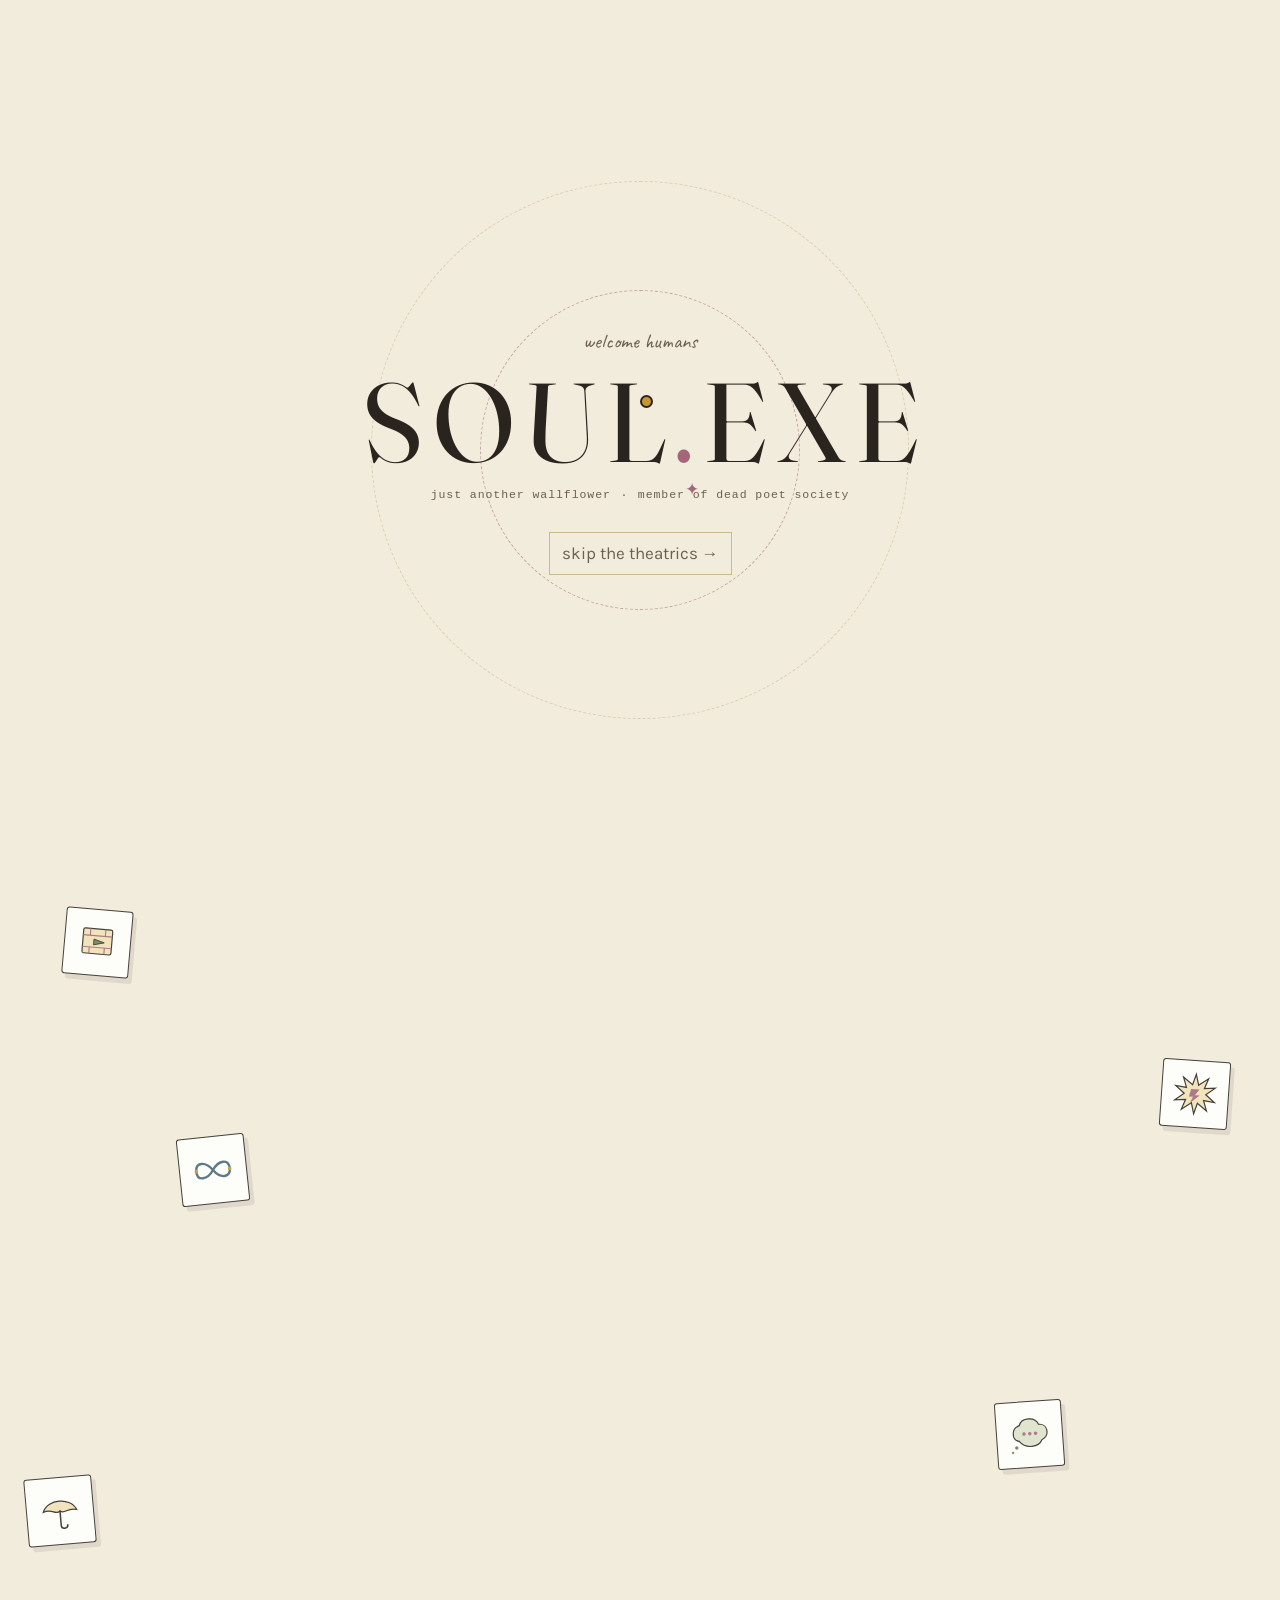
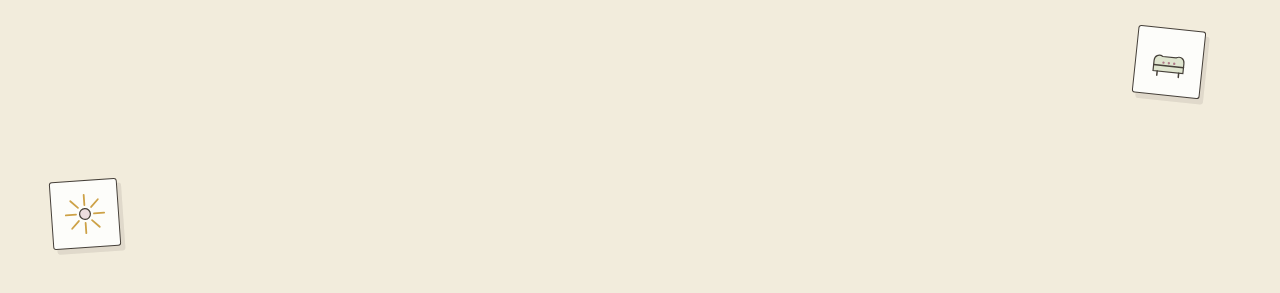
<file: index.html>
<!DOCTYPE html>
<html lang="en">
<head>
<meta charset="UTF-8">
<meta name="viewport" content="width=device-width, initial-scale=1.0">
<title>Rikitoism: story worth telling</title>
<meta name="description" content="A constantly evolving collection of thoughts, drawings, experiments, memories, interests, unfinished ideas, and questionable decisions.">
<link rel="icon" href="data:image/svg+xml,%3Csvg xmlns='http://www.w3.org/2000/svg' viewBox='0 0 100 100'%3E%3Ccircle cx='50' cy='50' r='45' fill='%23c8952f'/%3E%3C/svg%3E">
<link rel="stylesheet" href="css/style.css">
</head>
<body>
<a class="skip-link" href="#main">Skip to content</a>

<header class="site-header">
  <a href="./" class="brand"><span class="dot"></span>Rikitoism <small>· story worth telling</small></a>
  <nav class="site-nav" aria-label="Main">
    <a href="./" class="active">home</a>
    <a href="me">me</a>
    <a href="journal">journal</a>
    <a href="memories">memories</a>
    <a href="influences">influences</a>
    <a href="creations">creations</a>
    <a href="archive">archive</a>
  </nav>
</header>
<main id="main" class="page">

  <div class="doodle-layer" aria-hidden="true">
    <div class="doodle-sticker doodle-telescope">
      <svg viewBox="0 0 80 80" role="img" aria-label="telescope doodle">
        <circle cx="61" cy="17" r="4" fill="var(--mustard)"/>
        <circle cx="16" cy="21" r="2.5" fill="var(--rose)"/>
        <path d="M19 28 L54 18 L60 34 L25 44 Z" fill="var(--denim-soft)" stroke="var(--ink)" stroke-width="2"/>
        <path d="M31 42 L25 65 M48 35 L57 65 M22 65 H62" fill="none" stroke="var(--ink)" stroke-width="2.5" stroke-linecap="round"/>
      </svg>
    </div>
    <div class="doodle-sticker doodle-atom">
      <svg viewBox="0 0 80 80" role="img" aria-label="atom doodle">
        <ellipse cx="40" cy="40" rx="30" ry="12" fill="none" stroke="var(--denim)" stroke-width="2" transform="rotate(28 40 40)"/>
        <ellipse cx="40" cy="40" rx="30" ry="12" fill="none" stroke="var(--rose)" stroke-width="2" transform="rotate(-28 40 40)"/>
        <circle cx="40" cy="40" r="7" fill="var(--mustard-soft)" stroke="var(--ink)" stroke-width="2"/>
        <circle cx="18" cy="26" r="3" fill="var(--mustard)"/><circle cx="62" cy="54" r="3" fill="var(--sage)"/>
      </svg>
    </div>
    <div class="doodle-sticker doodle-film">
      <svg viewBox="0 0 80 80" role="img" aria-label="animation film doodle">
        <rect x="15" y="17" width="50" height="43" rx="3" fill="var(--mustard-soft)" stroke="var(--ink)" stroke-width="2"/>
        <path d="M15 29 H65 M15 49 H65 M27 17 V29 M53 17 V29 M27 49 V60 M53 49 V60" fill="none" stroke="var(--rose)" stroke-width="2"/>
        <path d="M34 35 L52 40 L34 45 Z" fill="var(--sage)" stroke="var(--ink)" stroke-width="1.5"/>
      </svg>
    </div>
    <div class="doodle-sticker doodle-thought">
      <svg viewBox="0 0 80 80" role="img" aria-label="thought bubble doodle">
        <path d="M22 51 C9 48 9 28 24 24 C28 10 52 10 57 24 C73 23 76 45 61 51 C55 64 32 65 22 51 Z" fill="var(--sage-soft)" stroke="var(--ink)" stroke-width="2"/>
        <circle cx="31" cy="39" r="3" fill="var(--rose)"/><circle cx="41" cy="39" r="3" fill="var(--rose)"/><circle cx="51" cy="39" r="3" fill="var(--rose)"/>
        <circle cx="17" cy="62" r="3" fill="var(--sage)"/><circle cx="10" cy="70" r="2" fill="var(--sage)"/>
      </svg>
    </div>
    <div class="doodle-sticker doodle-brain">
      <svg viewBox="0 0 80 80" role="img" aria-label="psychology brain doodle">
        <path d="M39 20 C31 10 16 16 18 29 C7 31 10 48 21 49 C20 62 35 65 41 54 C48 65 64 59 59 48 C71 43 67 28 57 28 C57 17 46 14 39 20 Z" fill="var(--rose-soft)" stroke="var(--ink)" stroke-width="2"/>
        <path d="M39 21 V54 M29 25 C36 29 29 35 36 39 M50 24 C43 30 52 34 44 40 M23 43 C29 40 30 48 36 47 M53 44 C48 41 48 50 43 51" fill="none" stroke="var(--rose)" stroke-width="2" stroke-linecap="round"/>
      </svg>
    </div>
    <div class="doodle-sticker doodle-philosophy">
      <svg viewBox="0 0 80 80" role="img" aria-label="philosophy infinity doodle">
        <path d="M12 40 C12 24 29 24 40 40 C51 56 68 56 68 40 C68 24 51 24 40 40 C29 56 12 56 12 40 Z" fill="none" stroke="var(--denim)" stroke-width="4" stroke-linecap="round"/>
        <circle cx="12" cy="40" r="3" fill="var(--mustard)"/><circle cx="68" cy="40" r="3" fill="var(--mustard)"/>
      </svg>
    </div>
    <div class="doodle-sticker doodle-sheldon">
      <svg viewBox="0 0 80 80" role="img" aria-label="Sheldon energy comic burst doodle">
        <path d="M40 7 L45 25 L61 13 L55 30 L73 28 L58 40 L73 52 L55 50 L61 67 L45 55 L40 73 L35 55 L19 67 L25 50 L7 52 L22 40 L7 28 L25 30 L19 13 L35 25 Z" fill="var(--mustard-soft)" stroke="var(--ink)" stroke-width="2"/>
        <path d="M33 32 L47 32 L40 42 L48 42 L32 56 L37 45 L30 45 Z" fill="var(--rose)"/>
      </svg>
    </div>
    <div class="doodle-sticker doodle-himym">
      <svg viewBox="0 0 80 80" role="img" aria-label="yellow umbrella doodle">
        <path d="M12 40 C20 18 60 18 68 40 C53 34 48 47 40 40 C32 47 27 34 12 40 Z" fill="var(--mustard-soft)" stroke="var(--ink)" stroke-width="2"/>
        <path d="M40 40 V64 C40 71 51 71 51 64" fill="none" stroke="var(--ink)" stroke-width="2.5" stroke-linecap="round"/>
      </svg>
    </div>
    <div class="doodle-sticker doodle-friends">
      <svg viewBox="0 0 80 80" role="img" aria-label="friends sofa doodle">
        <path d="M15 40 C15 32 22 28 29 32 H51 C58 28 65 32 65 40 V57 H15 Z" fill="var(--sage-soft)" stroke="var(--ink)" stroke-width="2"/>
        <path d="M15 47 H65 M22 57 V64 M58 57 V64" fill="none" stroke="var(--ink)" stroke-width="2.5" stroke-linecap="round"/>
        <circle cx="31" cy="42" r="2" fill="var(--rose)"/><circle cx="40" cy="42" r="2" fill="var(--rose)"/><circle cx="49" cy="42" r="2" fill="var(--rose)"/>
      </svg>
    </div>
    <div class="doodle-sticker doodle-bigbang">
      <svg viewBox="0 0 80 80" role="img" aria-label="big bang starburst doodle">
        <circle cx="40" cy="40" r="9" fill="var(--rose-soft)" stroke="var(--ink)" stroke-width="2"/>
        <path d="M40 8 V25 M40 55 V72 M8 40 H25 M55 40 H72 M17 17 L29 29 M51 51 L63 63 M63 17 L51 29 M29 51 L17 63" stroke="var(--mustard)" stroke-width="3" stroke-linecap="round"/>
      </svg>
    </div>
  </div>

  <section class="hero">
    <div class="hero-copy">
      <p class="eyebrow-tag"></p>
      <h1 class="hero-title"></h1>
      <h1 class="hero-subtitle"></h1>
      <p class="hero-sub"></p>
      <ul class="compass"></ul>
      <a href="me" class="btn"></a>
    </div>

    <div class="hero-right">
      <div class="universe">
        <div class="universe-label label-top">PERSONAL UNIVERSE / 001</div>

        <div class="planetary-system">
          <div class="orbit orbit-outer"></div>
          <div class="orbit orbit-large">
            <a href="creations" class="orbit-object orbit-projects" aria-label="Creations" title="Creations">
              <span class="orbit-icon" aria-hidden="true">⌁</span>
            </a>
          </div>
          <div class="orbit orbit-medium">
            <a href="journal" class="orbit-object orbit-journal" aria-label="Journal" title="Journal">
              <span class="orbit-icon" aria-hidden="true">✎</span>
            </a>
          </div>
          <div class="orbit orbit-small">
            <a href="memories" class="orbit-object orbit-memories" aria-label="Memories" title="Memories">
              <span class="orbit-icon" aria-hidden="true">♡</span>
            </a>
          </div>
          <div class="orbit orbit-inner">
            <a href="influences" class="orbit-object orbit-lab" aria-label="Influences" title="Influences">
              <span class="orbit-icon" aria-hidden="true">⚛</span>
            </a>
          </div>

          <div class="planet-wrap">
            <div class="planet"></div>
            <div class="planet-ring"></div>
            <div class="planet-label">SOUL.EXE</div>
          </div>

        </div>

        <div class="universe-label label-bottom">curiosity detected</div>
      </div>
    </div>
  </section>

  <div class="ticker" aria-label="things this site revolves around">
    <div class="ticker-track">
      <div class="ticker-sequence">
        
      </div>
      <div class="ticker-sequence" aria-hidden="true">
        
      </div>
    </div>
  </div>


  <section class="block" data-home-tour>
    <p class="eyebrow-tag"></p>
    <h2></h2>
    <div class="grid"></div>
  </section>

  <hr class="divider">

  <section class="block" style="display:grid; grid-template-columns: 1fr 1fr; gap:24px;">
    <div class="sticky" data-home-note></div>
    <div class="sticky sage tilt-r" data-home-note></div>
  </section>

</main>

<footer class="site-footer">
  <span class="scribble">made with late nights &amp; questionable css</span>
  <span>© <span id="year"></span> · <a href="archive" class="egg-trigger" data-egg="you clicked the copyright symbol. bold move.">everything, archived</a></span>
</footer>

<aside class="soul-bot" aria-label="Soul's tiny internet assistant">
  <div class="soul-bot-panel" id="soul-bot-panel" hidden>
    <p class="soul-bot-message" id="soul-bot-message">wanna share some gossips?</p>
    <div class="soul-bot-links">
      <a href="https://www.instagram.com/" target="_blank" rel="noreferrer"><span class="social-icon social-instagram" aria-hidden="true">◎</span>instagram <span>↗</span></a>
      <a href="https://www.youtube.com/" target="_blank" rel="noreferrer"><span class="social-icon social-youtube" aria-hidden="true">▶</span>watch my creations <span>↗</span></a>
      <a href="https://www.linkedin.com/" target="_blank" rel="noreferrer"><span class="social-icon social-linkedin" aria-hidden="true">in</span>professional-ish <span>↗</span></a>
      <a href="https://discord.com/" target="_blank" rel="noreferrer"><span class="social-icon social-discord" aria-hidden="true">☁</span>discord corner <span>↗</span></a>
    </div>
  </div>
  <button class="soul-bot-toggle" type="button" aria-controls="soul-bot-panel" aria-expanded="false" aria-label="Open Soul's social links">
    <span class="bot-antenna"></span>
    <span class="bot-face" aria-hidden="true"><i></i><i></i><b></b></span>
    <span class="bot-spark">✦</span>
  </button>
</aside>

<script src="js/site-layout.js"></script>
<script src="js/home.js"></script>
<script src="js/script.js"></script>
</body>
</html>
</file>
<file: css/style.css>
/* =========================================================
   SOUL'S LITTLE CORNER OF THE INTERNET — stylesheet
   A warm, hand-kept, scrapbook-journal design system.
   ========================================================= */

@import url('https://fonts.googleapis.com/css2?family=Fraunces:ital,opsz,wght@0,9..144,300..700;1,9..144,400..600&family=Caveat:wght@500;600;700&family=Karla:ital,wght@400;500;600;700&display=swap');

:root{
  /* ---- palette ---- */
  --paper:      #f2ecdc;
  --paper-2:    #e9dfc4;
  --paper-3:    #ffffff;
  --ink:        #2a241f;
  --ink-soft:   #6a6053;
  --ink-faint:  #9c9382;
  --line:       #c9b98d;

  --sage:       #6e7c56;
  --sage-soft:  #dde3cd;
  --denim:      #47677a;
  --denim-soft: #d7e2e6;
  --mustard:    #c8952f;
  --mustard-soft:#f2e2b8;
  --rose:       #a4677a;
  --rose-soft:  #ecdae0;

  --shadow:     rgba(42, 36, 31, 0.18);
  --shadow-soft:rgba(42, 36, 31, 0.10);

  --radius-card: 3px;
  --font-display: 'Fraunces', Georgia, serif;
  --font-hand: 'Caveat', cursive;
  --font-body: 'Karla', -apple-system, sans-serif;
}

*, *::before, *::after{ box-sizing: border-box; }

html{ scroll-behavior: smooth; }

body{
  margin:0;
  min-height:100vh;
  display:flex;
  flex-direction:column;
  overflow-x:hidden;
  font-family: var(--font-body);
  background: var(--paper);
  color: var(--ink);
  line-height: 1.6;
  font-size: 17px;
  position:relative;
}
.home-page{
  isolation:isolate;
}
/* paper grain texture, subtle, over everything */
body::before{
  content:"";
  position: fixed;
  inset:0;
  pointer-events:none;
  z-index: 2000;
  opacity: 0.05;
  mix-blend-mode: multiply;
  background-image: url("data:image/svg+xml,%3Csvg xmlns='http://www.w3.org/2000/svg' width='120' height='120'%3E%3Cfilter id='n'%3E%3CfeTurbulence type='fractalNoise' baseFrequency='0.9' numOctaves='2' stitchTiles='stitch'/%3E%3C/filter%3E%3Crect width='100%25' height='100%25' filter='url(%23n)'/%3E%3C/svg%3E");
}

/* Home page entrance: a tiny creative boot sequence for the personal universe. */
.home-intro{
  position:fixed;
  inset:0;
  z-index:4000;
  display:grid;
  place-items:center;
  align-content:center;
  gap:8px;
  overflow:hidden;
  box-sizing:border-box;
  padding:24px max(20px,env(safe-area-inset-right)) 24px max(20px,env(safe-area-inset-left));
  text-align:center;
  background:var(--paper);
  color:var(--ink);
  animation:home-intro-idle 1.7s ease-in-out forwards;
}
.home-intro::before,
.home-intro::after{
  content:"";
  position:absolute;
  width:42vmax;
  height:42vmax;
  border:1px dashed var(--line);
  border-radius:50%;
  opacity:.55;
  animation:intro-ring 8s linear infinite;
}
.home-intro::after{ width:25vmax; height:25vmax; border-color:var(--rose); animation-direction:reverse; }
.home-intro-orbit{ position:absolute; width:110px; height:110px; animation:intro-spin 3s linear infinite; }
.home-intro-orbit span{
  position:absolute; top:0; left:50%; width:13px; height:13px;
  border:2px solid var(--ink); border-radius:50%; background:var(--mustard);
}
.home-intro-orbit i{ position:absolute; right:-4px; bottom:2px; color:var(--rose); font-style:normal; }
.home-intro-kicker,
.home-intro-status{
  position:relative; z-index:1; margin:0; font-family:var(--font-hand); color:var(--ink-soft);
}
.home-intro-kicker{ font-size:1.3rem; animation:intro-text-in .7s ease both; }
.home-intro-title{
  position:relative; z-index:1; margin:0; font-family:var(--font-display);
  font-size:clamp(2.6rem,12vw,7rem); letter-spacing:.08em; padding-left:.08em; line-height:1;
  animation:intro-title-in .9s cubic-bezier(.2,.8,.2,1) .15s both;
}
.home-intro-title span{ color:var(--rose); }.home-intro-title::before,
.home-intro-title::after{
  content:attr(data-text);
  position:absolute;
  inset:0;
  pointer-events:none;
  opacity:0;
}
.home-intro-title::before{ color:var(--rose); transform:translate(-4px,2px); }
.home-intro-title::after{ color:var(--denim); transform:translate(4px,-2px); }
.home-intro-log{
  position:relative;
  z-index:1;
  margin:2px 0 0;
  color:var(--rose);
  font-family:'Courier New',monospace;
  font-size:.62rem;
  letter-spacing:.08em;
  animation:intro-log-in .7s steps(2,end) .8s both;
}
.home-intro-sparks{ position:absolute; inset:0; pointer-events:none; }
.home-intro-sparks b{
  position:absolute;
  left:50%;
  top:50%;
  color:var(--mustard);
  font-family:var(--font-hand);
  font-size:clamp(1.5rem,4vw,3rem);
  opacity:0;
  animation:intro-spark-in .9s cubic-bezier(.2,1.4,.4,1) 1.05s both;
}
.home-intro-sparks b:nth-child(1){ --x:-26vw; --y:-16vh; color:var(--rose); }
.home-intro-sparks b:nth-child(2){ --x:28vw; --y:-12vh; animation-delay:1.12s; }
.home-intro-sparks b:nth-child(3){ --x:-31vw; --y:13vh; color:var(--denim); animation-delay:1.18s; }
.home-intro-sparks b:nth-child(4){ --x:30vw; --y:17vh; color:var(--rose); animation-delay:1.24s; }
.home-intro-sparks b:nth-child(5){ --x:-19vw; --y:27vh; animation-delay:1.3s; }
.home-intro-sparks b:nth-child(6){ --x:22vw; --y:28vh; color:var(--sage); animation-delay:1.36s; }
.home-intro-status{
  display:flex; flex-wrap:wrap; justify-content:center; align-items:center;
  gap:.25rem .6rem; max-width:100%;
  font-family:'Courier New',monospace; font-size:.72rem; letter-spacing:.08em;
  animation:intro-text-in .7s ease .45s both;
}
@media (max-width:600px){
  .home-intro-status{ flex-direction:column; gap:.3rem; font-size:.78rem; }
  .home-intro-sep{ display:none; }
  .home-intro-kicker{ font-size:1.15rem; }
}
.home-intro-skip{
  position:relative; z-index:1; margin-top:20px; padding:7px 12px;
  border:1px solid var(--line); background:transparent; color:var(--ink-soft);
  font:inherit; cursor:pointer; animation:intro-text-in .7s ease .65s both;
}
.home-intro-skip:hover{ color:var(--rose); border-color:var(--rose); }
.home-intro.is-done{
  animation:home-intro-exit .8s cubic-bezier(.7,0,.2,1) forwards;
  pointer-events:none;
}
.home-intro.is-done::before{ animation:intro-ring-pop .8s ease-in forwards; }
.home-intro.is-done::after{ animation:intro-ring-pop .65s ease-in .05s forwards reverse; }
.home-intro.is-done .home-intro-orbit{ animation:intro-orbit-pop .7s cubic-bezier(.2,1.4,.4,1) forwards; }
.home-intro.is-done .home-intro-kicker,
.home-intro.is-done .home-intro-status,
.home-intro.is-done .home-intro-skip{ animation:intro-word-flicker .35s ease-in forwards; }
.home-intro.is-done .home-intro-title{ animation:intro-title-exit .65s cubic-bezier(.7,0,.2,1) forwards; }
.home-intro.is-done .home-intro-sparks b{ animation:intro-spark-out .55s ease-in forwards; }
.home-intro.is-done .home-intro-log{ animation:intro-word-flicker .3s ease-in forwards; }
@keyframes intro-ring{ to{ transform:rotate(360deg); } }
@keyframes intro-spin{ to{ transform:rotate(360deg); } }
@keyframes intro-text-in{ from{ opacity:0; transform:translateY(12px); } to{ opacity:1; transform:none; } }
@keyframes intro-title-in{ from{ opacity:0; transform:scale(.75) rotate(-4deg); letter-spacing:.28em; } to{ opacity:1; transform:none; } }
@keyframes intro-log-in{ from{ opacity:0; letter-spacing:.4em; } to{ opacity:.8; letter-spacing:.08em; } }
@keyframes intro-spark-in{ from{ opacity:0; transform:translate(-50%,-50%) scale(.2) rotate(-45deg); } 55%{ opacity:1; } to{ opacity:.75; transform:translate(calc(-50% + var(--x)),calc(-50% + var(--y))) scale(1) rotate(15deg); } }
@keyframes home-intro-idle{ 0%,100%{ transform:rotate(0deg); } 50%{ transform:rotate(-.35deg); } }
@keyframes home-intro-exit{ 0%{ opacity:1; transform:scale(1); } 45%{ opacity:1; transform:scale(1.03) rotate(1.5deg); } 100%{ opacity:0; visibility:hidden; transform:scale(1.18) rotate(-7deg); } }
@keyframes intro-ring-pop{ to{ opacity:0; transform:scale(1.7) rotate(80deg); } }
@keyframes intro-orbit-pop{ to{ opacity:0; transform:scale(2.4) rotate(150deg); } }
@keyframes intro-title-exit{ 0%{ opacity:1; transform:scale(1); } 55%{ opacity:1; transform:scale(1.08) rotate(2deg); } 100%{ opacity:0; transform:scale(.35) rotate(-12deg) translateY(18px); } }
@keyframes intro-word-flicker{ 0%{ opacity:1; } 35%{ opacity:.35; } 100%{ opacity:0; transform:translateY(-10px) rotate(2deg); } }
@keyframes intro-spark-out{ to{ opacity:0; transform:translate(0,0) scale(2) rotate(90deg); } }

.home-page .home-reveal{
  opacity:0;
  transform:translateY(24px);
  transition:opacity .7s ease var(--reveal-delay, 0ms), transform .7s cubic-bezier(.2,.8,.2,1) var(--reveal-delay, 0ms);
}
.home-page .home-reveal.is-revealed{ opacity:1; transform:none; }
.home-page:not(.home-ready) > .site-header,
.home-page:not(.home-ready) > main,
.home-page:not(.home-ready) > .site-footer,
.home-page:not(.home-ready) > .soul-bot{ opacity:0; }
.home-page.home-ready > .site-header{ animation:page-drop-in .75s cubic-bezier(.2,1.25,.35,1) both; }
.home-page.home-ready > main{ animation:page-unfold-in .9s cubic-bezier(.2,.85,.25,1) .08s both; }
.home-page.home-ready > .site-footer{ animation:page-fade-in .6s ease .35s both; }
.home-page.home-ready > .soul-bot{ animation:bot-bounce-in .8s cubic-bezier(.2,1.4,.4,1) .45s both; }
@keyframes page-drop-in{ from{ opacity:0; transform:translateY(-22px) rotate(-1deg); } 70%{ transform:translateY(3px) rotate(.25deg); } to{ opacity:1; transform:none; } }
@keyframes page-unfold-in{ from{ opacity:0; transform:perspective(900px) rotateX(-4deg) translateY(24px) scale(.985); } 70%{ transform:perspective(900px) rotateX(1deg) translateY(-2px) scale(1.002); } to{ opacity:1; transform:none; } }
@keyframes page-fade-in{ from{ opacity:0; transform:translateY(16px); } to{ opacity:1; transform:none; } }
@keyframes bot-bounce-in{ 0%{ opacity:0; transform:translateY(28px) rotate(14deg) scale(.6); } 65%{ opacity:1; transform:translateY(-8px) rotate(-5deg) scale(1.08); } 100%{ opacity:1; transform:none; } }
.home-page .sticky{
  transition:transform .3s ease, box-shadow .3s ease;
  animation:note-breathe 5s ease-in-out infinite;
}
.home-page .sticky:nth-child(2){ animation-delay:-2.1s; }
.home-page .sticky:hover,
.home-page .sticky:focus-within{
  transform:translateY(-8px) rotate(-1deg) scale(1.025);
  box-shadow:7px 10px 14px var(--shadow);
}
@keyframes note-breathe{ 0%,100%{ margin-top:0; } 50%{ margin-top:-4px; } }

/* Home-only micro-motions: a little life, a little chaos, no new visual language. */
.home-page .site-header .brand{ transition:transform .25s cubic-bezier(.2,1.4,.4,1); }
.home-page .site-header .brand:hover{ transform:rotate(-1deg) translateY(-2px); }
.home-page .site-header .brand:hover .dot{ animation:home-dot-boing .55s cubic-bezier(.2,1.6,.4,1); }
.home-page .hero-copy > *{ animation:home-copy-pop .65s cubic-bezier(.2,1.25,.35,1) both; }
.home-page .hero-copy > *:nth-child(1){ animation-delay:.18s; }
.home-page .hero-copy > *:nth-child(2){ animation-delay:.25s; }
.home-page .hero-copy > *:nth-child(3){ animation-delay:.32s; }
.home-page .hero-copy > *:nth-child(4){ animation-delay:.39s; }
.home-page .hero-copy > *:nth-child(5){ animation-delay:.46s; }
.home-page .hero-copy > *:nth-child(6){ animation-delay:.53s; }
.home-page .hero-copy .eyebrow-tag:hover{ animation:home-eyebrow-wiggle .6s ease both; }
.home-page .compass li{ transition:transform .2s ease, color .2s ease; }
.home-page .compass li:hover{ color:var(--ink); transform:translateX(5px) rotate(-1deg); }
.home-page .compass li:hover .compass-icon{ animation:home-icon-hop .45s cubic-bezier(.2,1.6,.4,1); }
.home-page .ticker:hover .ticker-track{ animation-play-state:paused; }
.home-page .ticker:hover{ background:var(--mustard-soft); transition:background-color .25s ease; }
.home-page [data-home-tour] .grid > a{
  display:block; transition:transform .25s cubic-bezier(.2,1.3,.4,1);
}
.home-page [data-home-tour] .grid > a:hover{ transform:translateY(-6px) rotate(.6deg); }
.home-page [data-home-tour] .card{
  position:relative; min-height:100%;
  transition:transform .28s cubic-bezier(.2,1.3,.4,1), box-shadow .28s ease, background-color .2s ease;
}
.home-page [data-home-tour] .card::after{
  content:"↗"; position:absolute; right:14px; bottom:10px; color:var(--mustard);
  font-family:var(--font-hand); font-size:1.4rem; opacity:0;
  transform:translate(-5px,5px) rotate(-18deg);
  transition:opacity .2s ease, transform .25s cubic-bezier(.2,1.5,.4,1);
}
.home-page [data-home-tour] .grid > a:hover .card::after{ opacity:1; transform:translate(0,0) rotate(8deg); }
.home-page [data-home-tour] .grid > a:nth-child(3n) .card::after{ content:"✦"; }
.home-page [data-home-tour] .grid > a:nth-child(3n):hover .card{ animation:home-card-nudge .5s ease both; }
.home-page .divider{ transition:transform .4s ease, opacity .4s ease; }
.home-page .divider:hover{ transform:rotate(1deg) scaleX(1.02); opacity:.75; }
.home-page .doodle-sticker{ transition:transform .3s cubic-bezier(.2,1.4,.4,1), filter .3s ease; }
.home-page .doodle-sticker:hover{ filter:saturate(1.25); animation:home-sticker-peek .7s cubic-bezier(.2,1.4,.4,1) both; }
@keyframes home-dot-boing{ 0%,100%{ transform:translateY(-2px) scale(1); } 45%{ transform:translateY(-7px) scale(1.45); } }
@keyframes home-copy-pop{ from{ opacity:0; transform:translateY(12px) rotate(-1deg); } to{ opacity:1; transform:none; } }
@keyframes home-eyebrow-wiggle{ 20%{ transform:rotate(-6deg) translateX(-2px); } 55%{ transform:rotate(4deg) translateX(2px); } 100%{ transform:rotate(-2deg); } }
@keyframes home-icon-hop{ 50%{ transform:translateY(-5px) rotate(12deg) scale(1.12); } }
@keyframes home-card-nudge{ 25%{ transform:translateX(2px) rotate(-1deg); } 55%{ transform:translateX(-2px) rotate(1deg); } }
@keyframes home-sticker-peek{ 0%,100%{ transform:translateX(0) rotate(0deg) scale(1); } 45%{ transform:translateX(9px) rotate(8deg) scale(1.08); } }

/* Me page motion: the same gentle scrapbook energy, applied to content-sized pieces. */
.me-page .me-reveal{
  opacity:0;
  transform:translateY(24px);
  transition:opacity .65s ease var(--me-reveal-delay, 0ms), transform .65s cubic-bezier(.2,.8,.2,1) var(--me-reveal-delay, 0ms);
  will-change:opacity, transform;
}
.me-page .me-reveal.is-revealed{ opacity:1; transform:none; }
.me-page .me-reveal[data-me-intro]{
  opacity:1;
  transform:none;
  transition:none;
  will-change:auto;
}
.me-page.me-ready > .site-header{ animation:page-drop-in .7s cubic-bezier(.2,1.25,.35,1) both; }
.me-page.me-ready > .site-footer{ animation:page-fade-in .7s ease .25s both; }
@keyframes me-page-unfold{
  from{ transform:perspective(1100px) rotateX(-2deg) translateY(12px) scale(.995); }
  70%{ transform:perspective(1100px) rotateX(.4deg) translateY(-1px) scale(1.001); }
  to{ transform:none; }
}
.me-page .me-intro{
  display:block;
}
.me-page .me-intro-layout{
  display:grid;
  grid-template-columns:minmax(0,1fr) minmax(0,280px);
  gap:clamp(24px,4vw,48px);
  align-items:center;
  min-width:0;
}
.me-page .me-intro-copy{
  min-width:0;
}
.me-page .me-portrait-slot{ min-width:0; }
.me-page .me-portrait{
  position:relative;
  isolation:isolate;
  width:min(100%,280px);
  margin:0 auto;
  opacity:0;
  transform:translateY(20px) rotate(2deg);
  transition:opacity .75s ease, transform .85s cubic-bezier(.2,.8,.2,1);
}
.me-page .me-portrait.in{ opacity:1; transform:translateY(0) rotate(-1.5deg); }
.me-page .me-portrait.in:hover{ transform:translateY(-4px) rotate(0deg); }
.me-page .me-portrait::before{
  content:"";
  position:absolute;
  z-index:-1;
  inset:0;
  border:2px solid var(--rose);
  border-radius:18px;
  transform:translate(12px,12px);
  transition:transform .4s cubic-bezier(.2,.8,.2,1);
}
.me-page .me-portrait:hover::before{ transform:translate(6px,6px); }
.me-page .me-portrait::after{
  content:"";
  position:absolute;
  z-index:-2;
  width:70%;
  aspect-ratio:1;
  right:-8%;
  bottom:-10%;
  background:radial-gradient(circle,var(--mustard),transparent 70%);
  opacity:.35;
  filter:blur(22px);
  animation:me-portrait-drift 7s ease-in-out infinite alternate;
}
@keyframes me-portrait-drift{ to{ transform:translate(-12px,-9px) scale(1.1); } }
.me-page .me-portrait-frame{
  position:relative;
  overflow:hidden;
  aspect-ratio:4/5;
  border-radius:18px;
  background:var(--paper);
  box-shadow:0 18px 40px -18px rgba(0,0,0,.4);
}
.me-page .me-portrait-frame img{
  display:block;
  width:100%;
  height:100%;
  object-fit:cover;
  transform:scale(1.06);
  filter:saturate(.92) contrast(1.02);
  transition:transform 1s cubic-bezier(.2,.8,.2,1),filter .5s;
}
.me-page .me-portrait.in .me-portrait-frame img{ transform:scale(1); }
.me-page .me-portrait:hover .me-portrait-frame img{ transform:scale(1.045); filter:saturate(1.08); }
.me-page .me-portrait-frame::after{
  content:"";
  position:absolute;
  inset:0;
  pointer-events:none;
  background:linear-gradient(115deg,transparent 35%,rgba(255,255,255,.3) 50%,transparent 65%);
  transform:translateX(-120%);
}
.me-page .me-portrait.in .me-portrait-frame::after{ animation:me-portrait-sweep 1.3s .4s ease forwards; }
@keyframes me-portrait-sweep{ to{ transform:translateX(120%); } }
.me-page .me-portrait-tape{
  position:absolute;
  z-index:2;
  top:-10px;
  left:50%;
  width:76px;
  height:22px;
  transform:translateX(-50%) rotate(-4deg);
  background:rgba(220,177,83,.68);
  box-shadow:0 2px 6px rgba(0,0,0,.18);
}
.me-page .me-portrait figcaption{
  margin-top:16px;
  color:var(--ink-soft);
  text-align:center;
  font-size:.84rem;
  font-style:italic;
}
@media(max-width:760px){
  .me-page .me-intro-layout{ grid-template-columns:minmax(0,1fr); }
  .me-page .me-portrait{ width:min(100%,260px); }
  .me-page .me-portrait-slot{ grid-row:1; }
}
@media(prefers-reduced-motion:reduce){
  .me-page .me-portrait,.me-page .me-portrait-frame img{ transition:none; }
  .me-page .me-portrait{ opacity:1; transform:none; }
  .me-page .me-portrait::after,.me-page .me-portrait.in .me-portrait-frame::after{ animation:none; }
}
.me-page [data-me-intro] .eyebrow-tag,
.me-page [data-me-intro] h1{
  display:block;
}
.me-page .stat-row{
  transition:transform .25s ease;
}
.me-page .stat-row:hover,
.me-page .stat-row:focus-within{ transform:translateX(6px); }
.me-page .stat-track{ position:relative; }
.me-page .stat-track::after{
  content:"";
  position:absolute;
  inset:2px auto 2px 0;
  width:18px;
  border-radius:4px;
  background:rgba(255,255,255,.28);
  transform:translateX(-30px);
  transition:transform .55s ease;
  pointer-events:none;
}
.me-page .stat-row:hover .stat-track::after{ transform:translateX(calc(100% + 30px)); }
.me-page.me-ready .stat-fill{
  transform-origin:left;
  animation:me-stat-fill .9s cubic-bezier(.2,.8,.2,1) both;
  animation-delay:calc(var(--stat-index, 0) * 90ms + 180ms);
}
.me-page [data-me-facts] #fact-display{
  min-height:1.6em;
  transition:color .2s ease, transform .2s ease;
}
.me-page [data-me-facts] #fact-display.fact-arriving{
  animation:me-fact-arrive .45s cubic-bezier(.2,1.3,.4,1) both;
}
.me-page [data-me-facts] .btn-outline{
  transition:transform .25s cubic-bezier(.2,1.3,.4,1), background-color .2s ease, color .2s ease;
}
.me-page [data-me-facts] .btn-outline:hover{ transform:translateY(-4px) rotate(-1deg); }
.me-page .fact-columns > div{
  transition:transform .3s cubic-bezier(.2,1.3,.4,1);
}
.me-page .fact-columns > div:hover{ transform:translateY(-4px); }
.me-page .fact-columns li{
  transition:padding-left .2s ease, color .2s ease, background-color .2s ease;
}
.me-page .fact-columns li:hover{
  padding-left:8px;
  color:var(--rose);
  background:linear-gradient(90deg, var(--mustard-soft), transparent);
}
.memory-recollections > div{
  transition:transform .3s cubic-bezier(.2,1.3,.4,1);
}
.memory-recollections > div:hover{ transform:translateY(-4px); }
.memory-recollections li{
  transition:padding-left .2s ease, color .2s ease, background-color .2s ease;
}
.memory-recollections li:hover{
  padding-left:8px;
  color:var(--rose);
  background:linear-gradient(90deg, var(--mustard-soft), transparent);
}
@keyframes me-stat-fill{ from{ transform:scaleX(0); } to{ transform:scaleX(1); } }
@keyframes me-fact-arrive{
  from{ opacity:0; transform:translateY(8px) rotate(-1deg); color:var(--rose); }
  to{ opacity:1; transform:none; color:var(--ink); }
}

@media (prefers-reduced-motion:reduce){
  .home-intro,
  .home-intro.is-done,
  .home-page.home-ready > .site-header,
  .home-page.home-ready > main,
  .home-page.home-ready > .site-footer,
  .home-page.home-ready > .soul-bot{ animation:none; }
  .home-page:not(.home-ready) > .site-header,
  .home-page:not(.home-ready) > main,
  .home-page:not(.home-ready) > .site-footer,
  .home-page:not(.home-ready) > .soul-bot{ opacity:1; }
  .me-page .me-reveal{ opacity:1; transform:none; transition:none; }
  .me-page.me-ready > .site-header,
  .me-page.me-ready > main,
  .me-page.me-ready > .site-footer,
  .me-page.me-ready .stat-fill,
  .me-page [data-me-facts] #fact-display.fact-arriving{ animation:none; }
}

a{ color: inherit; }

img{ max-width:100%; display:block; }

.visually-hidden{
  position:absolute; width:1px; height:1px; overflow:hidden;
  clip: rect(0 0 0 0); white-space:nowrap;
}

/* skip link for keyboard users */
.skip-link{
  position:absolute; left:-999px; top:0; background:var(--ink); color:var(--paper);
  padding: 0.6em 1em; z-index: 3000; border-radius: 0 0 6px 0;
}
.skip-link:focus{ left:0; }

:focus-visible{
  outline: 3px solid var(--denim);
  outline-offset: 3px;
}

@media (prefers-reduced-motion: reduce){
  *{ animation-duration: 0.001ms !important; animation-iteration-count: 1 !important; transition-duration: 0.001ms !important; scroll-behavior: auto !important; }
}

/* ---------------------------------------------------------
   layout shell
   --------------------------------------------------------- */
.page{
  max-width: 1120px;
  width:100%;
  flex:1;
  margin: 0 auto;
  padding: 0 24px 100px;
}

.page-wide{ max-width: 1180px; }

/* ---------------------------------------------------------
   header / nav — a little hand-drawn tab strip
   --------------------------------------------------------- */
.site-header{
  width:100%;
  max-width: 1120px;
  margin: 0 auto;
  padding: 34px 24px 18px;
  display:flex;
  align-items:flex-end;
  justify-content: space-between;
  gap: 20px;
  flex-wrap: wrap;
  border-bottom: 2px solid var(--ink);
}
.page-wide + .site-header,
.site-header.wide{ max-width: 1180px; }

.brand{
  font-family: var(--font-display);
  font-weight: 600;
  font-size: 2rem;
  text-decoration:none;
  letter-spacing: -0.01em;
  position:relative;
  display:inline-flex;
  align-items:baseline;
  gap:10px;
}
.brand .dot{
  width:10px; height:10px; border-radius:50%;
  background: var(--mustard);
  display:inline-block;
  transform: translateY(-2px);
}
.brand small{
  font-family: var(--font-hand);
  font-size: 1rem;
  color: var(--ink-soft);
  font-weight: 500;
}

.site-nav{
  display:flex;
  flex-wrap:wrap;
  gap: 4px 2px;
}
.site-nav a{
  font-family: var(--font-body);
  font-weight: 600;
  font-size: 0.86rem;
  text-decoration:none;
  color: var(--ink-soft);
  padding: 7px 12px;
  border-radius: 3px 3px 0 0;
  border: 1.5px solid transparent;
  position: relative;
  top: 2px;
  transition:color .2s ease, transform .2s ease, background-color .2s ease;
  will-change:transform;
}
.site-nav a:hover{ color: var(--ink); transform:translateY(-3px) rotate(-1deg); background:var(--mustard-soft); }
.site-nav a.active{
  color: var(--ink);
  background: var(--paper);
  border: 1.5px solid var(--ink);
  border-bottom-color: var(--paper);
}
.site-nav a.active::after{
  content:"";
  position:absolute;
  left:10px;
  right:10px;
  bottom:-5px;
  height:3px;
  border-radius:50%;
  background:var(--rose);
  transform:rotate(-2deg) scaleX(.35);
  transform-origin:left;
  transition:transform .3s cubic-bezier(.2,1.4,.4,1);
}
.site-nav a.active:hover::after{ transform:rotate(2deg) scaleX(1); }

/* ---------------------------------------------------------
   footer
   --------------------------------------------------------- */
.site-footer{
  width:100%;
  max-width:1120px;
  margin: 60px auto 0;
  padding: 22px 24px 40px;
  border-top: 2px dashed var(--line);
  display:flex;
  justify-content: space-between;
  align-items:center;
  flex-wrap:wrap;
  gap: 12px;
  font-size: 0.88rem;
  color: var(--ink-soft);
}
.site-footer .scribble{
  font-family: var(--font-hand);
  font-size: 1.15rem;
  color: var(--ink-soft);
}

/* ---------------------------------------------------------
   typography helpers
   --------------------------------------------------------- */
.hand{ font-family: var(--font-hand); }

h1,h2,h3,h4{
  font-family: var(--font-display);
  font-weight: 600;
  line-height: 1.12;
  margin: 0 0 0.5em;
  color: var(--ink);
}
h1{ font-size: clamp(2.4rem, 5vw, 3.6rem); font-weight: 500; }
h2{ font-size: clamp(1.7rem, 3vw, 2.3rem); }
h3{ font-size: 1.35rem; }

p{ margin: 0 0 1em; max-width: 66ch; }
.lede{ font-size: 1.15rem; color: var(--ink-soft); max-width: 56ch; }
.markdown-copy > :first-child{ margin-top:0; }
.markdown-copy > :last-child{ margin-bottom:0; }
.markdown-copy p{ margin:0 0 .75em; }
.markdown-copy ul,.markdown-copy ol{ padding-left:1.4em; margin:.5em 0 .8em; }
.markdown-copy blockquote{ margin:.8em 0; padding-left:1em; border-left:3px solid var(--mustard); color:var(--ink-soft); }
.markdown-copy a{ color:var(--denim); text-underline-offset:3px; }

.underline-squiggle{
  position:relative;
  display:inline-block;
}
.underline-squiggle::after{
  content:"";
  position:absolute;
  left:-2%; right:-2%; bottom:-0.12em;
  height: 0.35em;
  background-repeat: repeat-x;
  background-size: 22px 10px;
  background-position: 0 bottom;
  background-image: url("data:image/svg+xml,%3Csvg xmlns='http://www.w3.org/2000/svg' width='22' height='10'%3E%3Cpath d='M0 6 Q 5 1 11 6 T 22 6' stroke='%23c8952f' stroke-width='2.4' fill='none' stroke-linecap='round'/%3E%3C/svg%3E");
  z-index:-1;
}

.eyebrow-tag{
  display:inline-block;
  font-family: var(--font-hand);
  font-size: 1.15rem;
  color: var(--rose);
  transform: rotate(-2deg);
  margin-bottom: 6px;
}

.tag-list{ list-style:none; padding:0; margin:0; display:flex; flex-wrap:wrap; gap:8px; }
.tag-list li{
  font-size: 0.82rem;
  font-weight: 600;
  border: 1.5px solid var(--ink);
  padding: 3px 10px;
  border-radius: 20px;
  background: var(--paper-3);
}

/* ---------------------------------------------------------
   hero (home)
   --------------------------------------------------------- */
.hero{
  padding: 56px 0 40px;
  display:grid;
  grid-template-columns: 1.08fr 1fr;
  gap: 72px;
  align-items:center;
}
@media (max-width: 720px){ .hero{ grid-template-columns: 1fr; } }

.hero-title{
  font-size: clamp(2.6rem, 6vw, 4.4rem);
  margin-bottom: 0.28em;
}
.hero-title em{
  font-style: italic;
  color: var(--sage);
}
.hero-subtitle {
  font-size: clamp(1rem, 2vw, 3.5rem);
  font-style: italic;
  margin-bottom: 0.18em;
  color: var(--sage);

}
.hero-sub{
  font-size: 1.15rem;
  color: var(--ink-soft);
  max-width: 46ch;
}

.compass{
  list-style:none;
  margin: 25px 0 0;
  padding:0;
  display:grid;
  grid-template-columns:repeat(2,minmax(130px,1fr));
  gap:8px 12px;
  max-width:360px;
  font-family:var(--font-hand);
  font-size:1.18rem;
}
.compass li{
  display:flex;
  align-items:center;
  gap:8px;
  min-height:36px;
  color:var(--ink-soft);
}
.compass-icon{
  display:grid;
  width:29px;
  height:29px;
  flex:0 0 29px;
  place-items:center;
  border:1px solid var(--line);
  border-radius:50%;
  background:rgba(255,255,255,.42);
  color:var(--denim);
  font-family:var(--font-body);
  font-size:1rem;
  line-height:1;
}
.compass li:nth-child(2) .compass-icon{ color:var(--rose); }
.compass li:nth-child(3) .compass-icon{ color:var(--sage); }
.compass li:nth-child(4) .compass-icon{ color:var(--mustard); }
@media (max-width:420px){ .compass{ grid-template-columns:1fr; max-width:220px; } }

.btn{
  display:inline-flex;
  align-items:center;
  gap:8px;
  font-family: var(--font-body);
  font-weight:700;
  text-decoration:none;
  color: var(--paper);
  background: var(--ink);
  padding: 13px 22px;
  border-radius: 3px;
  border: 2px solid var(--ink);
  margin-top: 28px;
  transition: transform 0.15s ease;
}
.btn:hover{ transform: translate(-2px,-2px); box-shadow: 4px 4px 0 var(--ink); }
.btn.btn-outline{
  color: var(--ink);
  background: transparent;
}

/* the little postcard/passport in the hero */
.hero-card{
  background: var(--paper-3);
  border: 2px solid var(--ink);
  border-radius: 3px;
  padding: 22px 22px 18px;
  transform: rotate(2.2deg);
  box-shadow: 7px 7px 0 var(--shadow);
  font-size: 0.92rem;
}
.hero-card .stamp{
  float:right;
  width: 58px; height:58px;
  border: 2px dashed var(--rose);
  border-radius: 50%;
  display:flex; align-items:center; justify-content:center;
  font-family: var(--font-hand);
  color: var(--rose);
  font-size: 0.75rem;
  text-align:center;
  transform: rotate(8deg);
}
.hero-card dl{ margin: 6px 0 0; }
.hero-card dt{ font-weight:700; font-size:0.72rem; text-transform: none; color: var(--ink-faint); margin-top:10px; }
.hero-card dd{ margin:0; font-family: var(--font-hand); font-size:1.2rem; }

/* ---------------------------------------------------------
   sticky note
   --------------------------------------------------------- */
.sticky{
  background: var(--mustard-soft);
  padding: 18px 18px 16px;
  border-radius: 2px;
  box-shadow: 3px 4px 8px var(--shadow-soft);
  font-family: var(--font-hand);
  font-size: 1.25rem;
  line-height:1.3;
  position: relative;
  transform: rotate(-2deg);
}
.sticky::before{
  content:"";
  position:absolute;
  top:-10px; left: 50%;
  width: 46px; height:18px;
  margin-left:-23px;
  background: rgba(255,255,255,0.55);
  border: 1px solid rgba(0,0,0,0.05);
  transform: rotate(-3deg);
}
.sticky.sage{ background: var(--sage-soft); }
.sticky.denim{ background: var(--denim-soft); }
.sticky.rose{ background: var(--rose-soft); }
.sticky.tilt-r{ transform: rotate(2deg); }
.song-notes{ display:grid; grid-template-columns:1fr 1fr; gap:24px; max-width:760px; margin-top:22px; }
.song-notes .sticky{ display:flex; align-items:center; gap:12px; }
.song-notes .sticky > img{
  width:64px;
  height:64px;
  flex:0 0 64px;
  object-fit:cover;
  padding:3px;
  border:2px solid var(--ink);
  background:var(--paper-3);
  box-shadow:3px 3px 0 var(--shadow-soft);
  transform:rotate(-3deg);
}
.song-notes .sticky.denim > img{ border-color:var(--denim); }
.song-notes .sticky.rose > img{ border-color:var(--rose); }
.song-note-content{ display:flex; flex-direction:column; gap:6px; }
.song-notes strong{ font-family:var(--font-display); font-size:1.08rem; }
.song-notes span{ color:var(--ink-soft); }
.image-card-grid{ display:grid; grid-template-columns:repeat(auto-fit,minmax(210px,1fr)); gap:24px; margin-top:22px; justify-items:center; }
#playlist-list{ justify-content:start; justify-items:start; }
.influence-image-card{ width:min(100%, 200px); margin:0; padding:10px 10px 14px; background:#fff; border:1px solid #e6e0cf; box-shadow:5px 6px 14px var(--shadow-soft); }
.influence-image-card img{
  display:block;
  width:min(100%, 180px);
  height:auto;
  aspect-ratio:1;
  object-fit:cover;
  border:1px solid var(--line);
  margin:0 auto;
}
.influence-image-card figcaption{ width:180px; margin:0 auto; padding:0; }
.influence-image-card figcaption span{ display:block; margin-top:10px; color:var(--rose); font-family:var(--font-hand); font-size:1.05rem; }
.influence-image-card figcaption strong{ display:block; margin-top:3px; font-family:var(--font-display); font-size:1.08rem; }
.influence-image-card figcaption small{ display:block; margin-top:4px; color:var(--ink-soft); font-size:.88rem; line-height:1.35; }
.influence-image-card.r1{ transform:rotate(-2deg); }
.influence-image-card.r2{ transform:rotate(1.5deg); }
.influence-image-card.r3{ transform:rotate(-.8deg); }
.influences-page .influence-reveal{
  opacity:0;
  transform:translateY(24px);
  transition:opacity .7s ease var(--influence-reveal-delay, 0ms), transform .7s cubic-bezier(.2,.8,.2,1) var(--influence-reveal-delay, 0ms);
  will-change:opacity, transform;
}
.influences-page .influence-reveal.is-revealed{
  opacity:1;
  transform:none;
}
.influences-page #playlist-list,
.influences-page #shaped-list,
.influences-page #song-list{
  perspective:900px;
}
.influences-page #playlist-list > .influence-image-card,
.influences-page #shaped-list > .influence-image-card,
.influences-page #song-list > .sticky{
  opacity:0;
  animation:influence-card-arrive .6s cubic-bezier(.2,.8,.2,1) forwards;
  animation-delay:calc(var(--influence-card-index, 0) * 85ms + 180ms);
}
.influences-page #playlist-list > :nth-child(1),
.influences-page #shaped-list > :nth-child(1),
.influences-page #song-list > :nth-child(1){ --influence-card-index:0; }
.influences-page #playlist-list > :nth-child(2),
.influences-page #shaped-list > :nth-child(2),
.influences-page #song-list > :nth-child(2){ --influence-card-index:1; }
.influences-page #playlist-list > :nth-child(3),
.influences-page #shaped-list > :nth-child(3),
.influences-page #song-list > :nth-child(3){ --influence-card-index:2; }
.influences-page #playlist-list > :nth-child(4),
.influences-page #shaped-list > :nth-child(4),
.influences-page #song-list > :nth-child(4){ --influence-card-index:3; }
.influences-page #playlist-list > :nth-child(5),
.influences-page #shaped-list > :nth-child(5){ --influence-card-index:4; }
.influences-page #playlist-list > :nth-child(6),
.influences-page #shaped-list > :nth-child(6){ --influence-card-index:5; }
.influences-page .influence-image-card{
  transition:transform .35s cubic-bezier(.2,1.2,.35,1), box-shadow .35s ease;
}
.influences-page .influence-image-card:hover{
  transform:rotate(0) translateY(-8px) scale(1.04);
  box-shadow:9px 12px 18px var(--shadow);
}
.influences-page .influence-image-card img{
  transition:transform .45s ease, filter .35s ease;
}
.influences-page .influence-image-card:hover img{
  transform:scale(1.06);
  filter:saturate(1.12);
}
.influences-page .influence-image-card figcaption strong,
.influences-page .influence-image-card figcaption small{
  transition:color .25s ease, transform .25s ease;
}
.influences-page .influence-image-card:hover figcaption strong{
  color:var(--rose);
  transform:translateX(3px);
}
.influences-page .song-notes .sticky{
  transition:transform .35s cubic-bezier(.2,1.2,.35,1), box-shadow .35s ease, filter .35s ease;
}
.influences-page .song-notes .sticky:hover{
  transform:rotate(0) translateY(-7px) scale(1.025);
  box-shadow:8px 10px 16px var(--shadow-soft);
  filter:saturate(1.08);
}
.influences-page .song-notes .sticky:hover > img{
  transform:rotate(0) scale(1.06);
}
@keyframes influence-card-arrive{
  from{ opacity:0; transform:translateY(18px) rotateX(4deg); }
  to{ opacity:1; transform:none; }
}
@media (prefers-reduced-motion:reduce){
  .influences-page .influence-reveal{
    opacity:1;
    transform:none;
    transition:none;
  }
  .influences-page #playlist-list > .influence-image-card,
  .influences-page #shaped-list > .influence-image-card,
  .influences-page #song-list > .sticky{
    opacity:1;
    animation:none;
  }
}
@media (max-width:620px){
  .song-notes{ grid-template-columns:1fr; }
  .song-notes .sticky > img{ width:56px; height:56px; flex-basis:56px; }
  .influence-image-card img{ width:min(100%, 160px); }
}

/* ---------------------------------------------------------
   small-screen shell and touch layout
   --------------------------------------------------------- */
.nav-toggle{ display:none; }
@media (max-width:720px){
  html{ overflow-x:hidden; }
  body{ font-size:16px; }
  .page,
  .page-wide{ width:100%; max-width:none; padding-left:16px; padding-right:16px; padding-bottom:64px; }
  .site-header{
    position:relative;
    z-index:20;
    align-items:center;
    padding:18px 16px 14px;
    gap:14px;
  }
  .brand{ min-width:0; max-width:calc(100% - 58px); font-size:clamp(1.55rem, 7vw, 2rem); gap:7px; }
  .brand small{ font-size:.9rem; white-space:nowrap; }
  .nav-toggle{
    display:grid;
    width:44px;
    height:44px;
    flex:0 0 44px;
    place-content:center;
    gap:5px;
    margin-left:auto;
    padding:0;
    border:1.5px solid var(--ink);
    border-radius:3px;
    background:var(--paper-3);
    color:var(--ink);
    cursor:pointer;
    box-shadow:3px 3px 0 var(--line);
    transition:transform .2s ease, box-shadow .2s ease, background-color .2s ease;
  }
  .nav-toggle:hover,
  .nav-toggle:focus-visible{ background:var(--mustard-soft); transform:translate(-1px,-1px); box-shadow:4px 4px 0 var(--line); }
  .nav-toggle span{ display:block; width:19px; height:2px; background:currentColor; transition:transform .25s ease, opacity .2s ease; }
  .nav-toggle[aria-expanded="true"] span:nth-child(1){ transform:translateY(7px) rotate(45deg); }
  .nav-toggle[aria-expanded="true"] span:nth-child(2){ opacity:0; }
  .nav-toggle[aria-expanded="true"] span:nth-child(3){ transform:translateY(-7px) rotate(-45deg); }
  .site-nav{
    width:100%;
    display:grid;
    grid-template-columns:repeat(2, minmax(0, 1fr));
    gap:6px;
    max-height:0;
    overflow:hidden;
    opacity:0;
    transform:translateY(-8px);
    pointer-events:none;
    transition:max-height .35s ease, opacity .2s ease, transform .35s cubic-bezier(.2,.8,.2,1);
  }
  .site-nav.is-open{ max-height:420px; opacity:1; transform:none; pointer-events:auto; }
  .site-nav a,
  .site-nav a:hover{
    top:0;
    min-height:44px;
    display:flex;
    align-items:center;
    padding:9px 12px;
    border:1.5px solid var(--line);
    border-radius:3px;
    background:rgba(255,255,255,.38);
    transform:none;
  }
  .site-nav a.active{ border-color:var(--ink); background:var(--mustard-soft); }
  .site-nav a.active::after{ bottom:3px; left:12px; right:auto; width:26px; }
  section.block{ margin:44px 0; }
  .divider{ margin:36px 0; }
  h1{ font-size:clamp(2.15rem, 11vw, 3rem); overflow-wrap:anywhere; }
  h2{ font-size:clamp(1.65rem, 8vw, 2.3rem); }
  h3{ font-size:1.25rem; }
  .lede{ font-size:1.05rem; }
  .hero{ padding:34px 0 26px; gap:36px; }
  .hero-title{ font-size:clamp(2.5rem, 13vw, 4rem); }
  .hero-sub{ font-size:1.05rem; }
  .ticker{ width:100%; margin-left:0; transform:rotate(-2.5deg) scale(1.01); contain:paint; }
  .memory-moments{ overflow:hidden; }
  .btn,
  button,
  input,
  select,
  textarea{ min-height:44px; }
  .btn{ padding:10px 14px; }
  .grid{ grid-template-columns:repeat(2, minmax(0, 1fr)); gap:12px; }
  .card{ padding:15px; }
  .site-footer{ margin-top:36px; padding:20px 16px 28px; align-items:flex-start; }
  .site-footer .scribble{ font-size:1.05rem; }
}
@media (max-width:430px){
  .brand small{ display:none; }
  .grid{ grid-template-columns:1fr; }
  .fact-columns{ gap:28px; }
  .tag-list{ gap:6px; }
  .tag-list li{ padding:4px 9px; }
}


/* ---------------------------------------------------------
   sections
   --------------------------------------------------------- */
section.block{ margin: 64px 0; }
section.block > h2{ margin-bottom: 6px; }
.block-intro{ color: var(--ink-soft); margin-bottom: 30px; }

.divider{
  border:none;
  height: 2px;
  background-image: repeating-linear-gradient(to right, var(--line) 0 10px, transparent 10px 16px);
  margin: 50px 0;
}

/* ---------------------------------------------------------
   cards grid (interests / projects / journal)
   --------------------------------------------------------- */
.grid{
  display:grid;
  grid-template-columns: repeat(auto-fill, minmax(230px, 1fr));
  gap: 20px;
}

.card{
  background: var(--paper-3);
  border: 1.5px solid var(--ink);
  border-radius: var(--radius-card);
  padding: 20px;
  box-shadow: 4px 4px 0 var(--shadow-soft);
  transition: transform 0.15s ease, box-shadow 0.15s ease;
}
.card:hover{ transform: translate(-3px,-3px); box-shadow: 7px 7px 0 var(--shadow); }
.card h3{ margin-bottom: 6px; }
.card .card-meta{ font-family: var(--font-hand); color: var(--rose); font-size:1.05rem; margin-bottom:8px; display:block; }
.card p{ color: var(--ink-soft); font-size: 0.95rem; margin-bottom: 0.6em; }
.card:nth-child(3n+1){ transform: rotate(-0.6deg); }
.card:nth-child(3n+2){ transform: rotate(0.5deg); }
.card:nth-child(3n+1):hover, .card:nth-child(3n+2):hover{ transform: translate(-3px,-3px) rotate(0deg); }

/* ---------------------------------------------------------
   polaroid
   --------------------------------------------------------- */
.polaroid{
  background: #fff;
  padding: 10px 10px 34px;
  box-shadow: 5px 6px 14px var(--shadow-soft);
  border: 1px solid #e6e0cf;
  width: 100%;
}
.polaroid .frame{
  aspect-ratio: 4/3;
  background: linear-gradient(135deg, var(--sage-soft), var(--denim-soft));
  display:flex; align-items:center; justify-content:center;
  font-size: 2.4rem;
}
.polaroid .frame img{ width:100%; height:100%; object-fit:cover; }
.polaroid figcaption{
  font-family: var(--font-hand);
  font-size: 1.15rem;
  text-align:center;
  margin-top: 10px;
  color: var(--ink-soft);
}
.polaroid.r1{ transform: rotate(-2.5deg); }
.polaroid.r2{ transform: rotate(2deg); }
.polaroid.r3{ transform: rotate(-1deg); }
.memory-moments .memory-grid{
  perspective:900px;
}
.memory-moments .memory-grid > a{
  display:block;
  min-width:0;
  opacity:0;
  transform:translateY(18px) rotateX(3deg);
  animation:memory-card-arrive .55s cubic-bezier(.2,.8,.2,1) forwards;
  animation-delay:calc(var(--memory-card-index, 0) * 80ms);
}
.memory-moments .memory-grid > a:nth-child(1){ --memory-card-index:0; }
.memory-moments .memory-grid > a:nth-child(2){ --memory-card-index:1; }
.memory-moments .memory-grid > a:nth-child(3){ --memory-card-index:2; }
.memory-moments .memory-grid > a:nth-child(4){ --memory-card-index:3; }
.memory-moments .memory-grid > a:nth-child(5){ --memory-card-index:4; }
.memory-moments .memory-grid > a:nth-child(6){ --memory-card-index:5; }
.memory-moments .memory-grid > a:hover .polaroid{
  transform:rotate(0) translateY(-8px) scale(1.025);
  box-shadow:8px 12px 18px var(--shadow);
}
.memory-moments .memory-grid > a:hover .frame img{
  transform:scale(1.06);
}
.memory-moments .polaroid{
  transition:transform .35s cubic-bezier(.2,1.2,.35,1), box-shadow .35s ease;
}
.memory-moments .frame{
  overflow:hidden;
}
.memory-moments .frame img{
  transition:transform .45s ease, filter .35s ease;
}
.memory-moments .polaroid figcaption{
  transition:color .25s ease, transform .25s ease;
}
.memory-moments .memory-grid > a:hover figcaption{
  color:var(--rose);
  transform:translateY(-2px);
}
@keyframes memory-card-arrive{
  to{ opacity:1; transform:none; }
}
.memory-entry{ max-width:980px; margin:28px auto 0; }
.memory-entry-cover{ width:100%; max-height:520px; object-fit:contain; margin:0 auto 28px; border:2px solid var(--ink); background:var(--paper-3); padding:8px; }
.memory-gallery{ display:grid; grid-template-columns:repeat(var(--gallery-cols,4),minmax(0,1fr)); gap:24px; margin-top:30px; align-items:start; }
.memory-gallery-column{ display:flex; flex-direction:column; gap:24px; min-width:0; }
.memory-gallery .polaroid{ min-width:0; margin:0; transform:none; padding:6px; overflow:hidden; align-self:start; }
.memory-gallery .polaroid img{
  display:block;
  width:100%;
  max-width:100%;
  height:auto;
  object-fit:contain;
  object-position:center;
  background:#fff;
}

/* ---- memories: responsive (2+ per row on phones) ---- */
.memory-moments .memory-grid{ grid-template-columns:repeat(auto-fill,minmax(200px,1fr)); }
.memory-moments .polaroid{ margin:0; min-width:0; }   /* <figure> has a default 40px side margin that pushed cards off-screen */
.memory-moments .polaroid figcaption{ overflow-wrap:anywhere; }
@media (max-width:900px){
  .memory-gallery,
  .memory-gallery-column{ gap:16px; }
}
@media (max-width:720px){
  .memory-moments{ overflow:visible; }
  .memory-moments .memory-grid{
    grid-template-columns:repeat(2,minmax(0,1fr));
    gap:16px 12px;
    padding:6px 6px 12px;           /* room for the tilted polaroids */
  }
  .memory-moments .polaroid{ padding:6px 6px 20px; }
  .memory-moments .polaroid figcaption{ font-size:1rem; margin-top:6px; line-height:1.2; }
}
@media (max-width:620px){
  .memory-gallery,
  .memory-gallery-column{ gap:10px; }
  .memory-gallery .polaroid{ padding:4px; }
}

/* ---------------------------------------------------------
   timeline (memories / life in a nutshell)
   --------------------------------------------------------- */
.timeline{
  position:relative;
  padding-left: 28px;
  margin: 0;
  list-style:none;
}
.timeline::before{
  content:"";
  position:absolute;
  left: 6px; top:6px; bottom:6px;
  width: 2px;
  background-image: repeating-linear-gradient(to bottom, var(--ink) 0 6px, transparent 6px 11px);
}
.timeline li{ position:relative; padding-bottom: 30px; }
.timeline li::before{
  content:"";
  position:absolute;
  left: -28px; top: 4px;
  width: 12px; height:12px;
  background: var(--mustard);
  border: 2px solid var(--ink);
  border-radius: 50%;
}
.timeline .t-year{
  font-family: var(--font-hand);
  font-size: 1.3rem;
  color: var(--denim);
  display:block;
}
.timeline .t-title{ font-weight:700; margin: 2px 0 4px; }
.timeline .t-body{ color: var(--ink-soft); font-size: 0.95rem; margin:0; max-width:70ch; display:-webkit-box; -webkit-box-orient:vertical; -webkit-line-clamp:3; line-clamp:3; overflow:hidden; transition:max-height .25s ease; }
.timeline li:hover .t-body, .timeline li:focus-within .t-body{ -webkit-line-clamp:12; line-clamp:12; }
.memory-entry h1{ margin-top:0; }

/* The Me page timeline becomes a horizontal accordion without changing the
   shared timeline used by Memories. */
.timeline-stage{
  width:100vw;
  margin-left:calc(50% - 50vw) !important;
  padding:clamp(48px, 6vw, 76px) max(24px, 5vw);
  min-height:clamp(420px, 58vh, 620px);
  background:var(--paper-2);
  color:var(--ink);
  border-top:2px solid var(--ink);
  border-bottom:2px solid var(--ink);
  overflow:hidden;
}
.timeline-stage > .eyebrow-tag,
.timeline-stage > h2,
.timeline-stage > .block-intro{
  max-width:720px;
  margin-left:auto;
  margin-right:auto;
  text-align:center;
}
.timeline-stage > .eyebrow-tag{
  display:block;
}
.timeline-stage > .eyebrow-tag{ color:var(--denim); }
.timeline-stage > h2{ color:var(--ink); font-size:clamp(2.2rem,5vw,4rem); }
.timeline-stage > .block-intro{ color:var(--ink-soft); margin-bottom:clamp(28px,4vw,46px); }
.timeline-stage .timeline{
  max-width:1180px;
  min-height:300px;
  margin:0 auto;
  padding:0;
  display:flex;
  gap:10px;
  align-items:stretch;
}
.timeline-stage .timeline::before{
  left:0;
  right:0;
  top:auto;
  bottom:14px;
  width:auto;
  height:3px;
  background:var(--ink);
  z-index:0;
}
.timeline-stage .timeline li{
  position:relative;
  z-index:1;
  width:auto;
  min-width:72px;
  flex:.72;
  padding:30px 12px 54px;
  background:var(--paper-3);
  border:2px solid var(--ink);
  box-shadow:4px 4px 0 var(--line);
  overflow:hidden;
  cursor:pointer;
  opacity:0;
  transform:translateY(18px);
  transition:flex .45s ease, opacity .65s ease, transform .65s ease, background .3s ease;
}
.timeline-stage .timeline li.is-visible{ opacity:1; transform:none; }
.timeline-stage .timeline li::before{
  left:50%;
  right:auto;
  top:auto;
  bottom:6px;
  width:18px;
  height:18px;
  transform:translateX(-50%);
  background:var(--mustard);
  border:4px solid var(--paper-2);
  box-shadow:none;
  z-index:1;
}
.timeline-stage .timeline li::after{
  content:counter(timeline, decimal-leading-zero);
  position:absolute;
  top:8px;
  right:12px;
  font-family:var(--font-hand);
  font-size:1.15rem;
  color:var(--ink-faint);
}
.timeline-stage .timeline{ counter-reset:timeline; }
.timeline-stage .timeline li{ counter-increment:timeline; }
.timeline-stage .timeline li > .t-year,
.timeline-stage .timeline li > .t-title,
.timeline-stage .timeline li > .t-body,
.timeline-stage .timeline li > .t-expand{
  display:block;
  padding:0 10px;
}
.timeline-stage .timeline li > .t-year{ color:var(--denim); font-size:1.5rem; white-space:nowrap; }
.timeline-stage .timeline li > .t-title{
  color:var(--ink);
  font-family:var(--font-display);
  font-size:clamp(1.25rem,2vw,1.65rem);
  writing-mode:vertical-rl;
  max-height:190px;
  overflow:hidden;
  margin-top:12px;
}
.timeline-stage .timeline li > .t-body{
  color:var(--ink-soft);
  -webkit-line-clamp:unset;
  line-clamp:unset;
  opacity:0;
  max-height:0;
  overflow:hidden;
  transition:opacity .25s ease .1s, max-height .45s ease;
}
.timeline-stage .timeline li.is-active,
.timeline-stage .timeline li:hover{
  flex:4;
  background:var(--paper);
}
.timeline-stage .timeline li.is-active > .t-title,
.timeline-stage .timeline li:hover > .t-title{
  writing-mode:horizontal-tb;
  max-height:none;
}
.timeline-stage .timeline li.is-active > .t-body,
.timeline-stage .timeline li:hover > .t-body{
  opacity:1;
  max-height:180px;
}
.timeline-stage .timeline li > .t-expand{
  color:var(--rose);
  opacity:0;
  max-height:0;
  overflow:hidden;
  transition:opacity .25s ease .1s, max-height .45s ease;
}
.timeline-stage .timeline li.is-active > .t-expand,
.timeline-stage .timeline li:hover > .t-expand{
  opacity:1;
  max-height:100px;
}
.timeline-stage a{ color:var(--denim); }
@media (max-width:620px){
  .memory-entry{ width:100%; }
  .memory-entry-cover{ max-height:360px; }
  .timeline-stage{ padding-left:20px; padding-right:20px; min-height:0; }
  .timeline-stage .timeline{ display:block; min-height:0; padding-left:30px; }
  .timeline-stage .timeline::before{ left:8px; right:auto; top:0; bottom:0; width:3px; height:auto; }
  .timeline-stage .timeline li,
  .timeline-stage .timeline li:nth-child(even){
    width:100%;
    margin-left:0;
    min-height:170px;
    padding:24px 18px 44px;
    margin-bottom:20px;
    flex:none;
  }
  .timeline-stage .timeline li::before,
  .timeline-stage .timeline li:nth-child(even)::before{
    left:0;
    right:auto;
    top:28px;
    bottom:auto;
    transform:translateX(-50%);
    width:16px;
    height:16px;
  }
  .timeline-stage .timeline li > .t-title{ writing-mode:horizontal-tb; max-height:none; }
  .timeline-stage .timeline li > .t-body{ opacity:1; max-height:180px; }
  .timeline-stage .timeline li > .t-expand{ opacity:1; max-height:100px; }
}

details.t-expand{ margin-top: 6px; }
details.t-expand summary{
  cursor:pointer;
  font-family: var(--font-hand);
  color: var(--rose);
  font-size: 1.05rem;
  list-style: none;
}
details.t-expand summary::-webkit-details-marker{ display:none; }
details.t-expand summary::before{ content: "» "; }
details.t-expand[open] summary::before{ content: "» "; }
details.t-expand .t-more{
  margin-top: 8px;
  padding: 10px 14px;
  background: var(--paper-2);
  border-left: 3px solid var(--mustard);
  font-size: 0.92rem;
  color: var(--ink-soft);
}

/* Me timeline: a quiet horizontal guide with interactive milestone dots. */
.timeline-stage .timeline{
  position:relative;
  display:flex;
  align-items:flex-start;
  gap:0;
  min-height:300px;
  padding:92px 0 112px;
  overflow:visible;
}
.timeline-stage .timeline::before{
  content:"";
  position:absolute;
  left:0;
  right:0;
  top:104px;
  bottom:auto;
  width:auto;
  height:2px;
  transform:none;
  background:var(--ink);
}
.timeline-stage .timeline::after{
  content:none;
}
.timeline-stage .timeline-endpoint{
  position:absolute;
  top:120px;
  color:var(--ink-soft);
  font-family:var(--font-hand);
  font-size:1.35rem;
  line-height:1;
  pointer-events:none;
}
.timeline-stage .timeline-start{ left:0; }
.timeline-stage .timeline-end{ right:0; }
@media (max-width:620px){
  .timeline-stage .timeline-endpoint{
    max-width:calc(50% - 12px);
    font-size:clamp(.88rem,4vw,1.15rem);
    white-space:nowrap;
  }
  .timeline-stage .timeline-start{ top:0; left:0; text-align:left; }
  .timeline-stage .timeline-end{ top:auto; right:auto; bottom:-1.5em; left:0; text-align:left; }
}
/*
  Keep the endpoint labels independent from the event flex items so the
  guide always reads from the first year to the current year.
*/
.timeline-stage .timeline-endpoint{
  z-index:4;
}
.timeline-stage .timeline li,
.timeline-stage .timeline li:nth-child(even){
  position:relative;
  flex:1 1 0;
  width:auto;
  min-width:0;
  height:230px;
  margin:0;
  padding:0;
  border:0;
  background:none;
  box-shadow:none;
  overflow:visible;
  opacity:0;
  transform:translateY(12px);
  cursor:default;
}
.timeline-stage .timeline li.is-visible{ opacity:1; transform:none; }
.timeline-stage .timeline li::before,
.timeline-stage .timeline li::after{ display:none; }
.timeline-stage .timeline li .timeline-dot{
  position:absolute;
  left:50%;
  top:95px;
  width:20px;
  height:20px;
  min-width:20px;
  min-height:20px;
  max-width:20px;
  max-height:20px;
  aspect-ratio:1 / 1;
  flex:0 0 20px;
  padding:0;
  transform:translateX(-50%);
  border:3px solid var(--paper-2);
  border-radius:50%;
  background:var(--mustard);
  box-shadow:0 0 0 2px var(--ink);
  cursor:pointer;
  z-index:2;
  transition:transform .25s ease, background .25s ease, box-shadow .25s ease;
}
.timeline-stage .timeline li .timeline-dot:hover,
.timeline-stage .timeline li:focus-within .timeline-dot,
.timeline-stage .timeline li.is-active .timeline-dot{
  transform:translateX(-50%) scale(1.35);
  background:var(--rose);
  box-shadow:0 0 0 2px var(--ink), 0 0 0 8px rgba(164,103,122,.18);
}
.timeline-stage .timeline-detail{
  position:absolute;
  left:50%;
  top:0;
  width:min(280px, 28vw);
  min-height:128px;
  padding:16px 18px;
  transform:translateX(-50%) translateY(8px);
  border:2px solid var(--ink);
  background:var(--paper-3);
  box-shadow:5px 5px 0 var(--line);
  opacity:0;
  pointer-events:none;
  transition:opacity .25s ease, transform .25s ease;
  z-index:3;
}
.timeline-stage .timeline li.is-active .timeline-detail,
.timeline-stage .timeline li:hover .timeline-detail{
  opacity:1;
  transform:translateX(-50%) translateY(0);
}
.timeline-stage .timeline li:hover .timeline-detail,
.timeline-stage .timeline li.is-active .timeline-detail{
  pointer-events:auto;
}
.timeline-stage .timeline li.is-active,
.timeline-stage .timeline li:hover{
  z-index:5;
}
.timeline-stage .timeline-detail::after{
  content:"";
  position:absolute;
  left:50%;
  bottom:-10px;
  width:16px;
  height:16px;
  background:var(--paper-3);
  border-right:2px solid var(--ink);
  border-bottom:2px solid var(--ink);
  transform:translateX(-50%) rotate(45deg);
}
.timeline-stage .timeline-detail .t-year{
  display:block;
  color:var(--denim);
  font-family:var(--font-hand);
  font-size:1.35rem;
  line-height:1.1;
}
.timeline-stage .timeline-detail .t-title{
  display:block;
  margin-top:4px;
  color:var(--ink);
  font-family:var(--font-display);
  font-size:1.1rem;
  line-height:1.2;
}
.timeline-stage .timeline-detail .t-body{
  display:block;
  margin:8px 0 0;
  color:var(--ink-soft);
  font-size:.88rem;
  line-height:1.4;
}
.timeline-stage .timeline-detail .t-expand{
  margin-top:5px;
  color:var(--rose);
}
.timeline-stage .timeline-detail .t-more{ font-size:.84rem; }
.timeline-stage .timeline-detail a{ color:var(--denim); }

@media (max-width:620px){
  .timeline-stage .timeline{
    display:block;
    min-height:0;
    padding:40px 0 2.5em 30px;
  }
  .timeline-stage .timeline::before{
    left:8px;
    right:auto;
    top:42px;
    bottom:0;
    width:2px;
    height:auto;
  }
  .timeline-stage .timeline::after{ content:none; }
  .timeline-stage .timeline li,
  .timeline-stage .timeline li:nth-child(even){
    height:150px;
    width:100%;
  }
  .timeline-stage .timeline li .timeline-dot{
    left:-22px;
    top:45px;
    transform:translateX(-50%);
  }
  .timeline-stage .timeline-detail{
    left:0;
    top:16px;
    width:calc(100% - 8px);
    transform:translateY(8px);
  }
  .timeline-stage .timeline li.is-active .timeline-detail,
  .timeline-stage .timeline li:hover .timeline-detail{
    transform:translateY(0);
  }
  .timeline-stage .timeline-detail::after{
    left:-9px;
    bottom:auto;
    top:37px;
    transform:rotate(135deg);
  }
}

/* ---------------------------------------------------------
   stat bars ("character stats")
   --------------------------------------------------------- */
.stat-row{ margin-bottom: 16px; }
.stat-row .stat-label{
  display:flex; justify-content:space-between;
  font-weight:700; font-size:0.9rem; margin-bottom:4px;
}
.stat-row .stat-label span:last-child{ font-family: var(--font-hand); color: var(--ink-soft); font-weight:400; }
.stat-track{
  height: 12px;
  border: 1.5px solid var(--ink);
  border-radius: 6px;
  background: var(--paper-3);
  overflow:hidden;
}
.stat-fill{ height:100%; background: var(--sage); }
.stat-fill.denim{ background: var(--denim); }
.stat-fill.mustard{ background: var(--mustard); }
.stat-fill.rose{ background: var(--rose); }

/* ---------------------------------------------------------
   two-column fact lists (things i like / don't understand)
   --------------------------------------------------------- */
.fact-columns{
  display:grid;
  grid-template-columns: 1fr 1fr;
  gap: 30px;
}
@media (max-width: 620px){ .fact-columns{ grid-template-columns: 1fr; } }
.fact-columns h3{ margin-bottom: 12px; }
.fact-columns ul{ list-style:none; margin:0; padding:0; }
.fact-columns li{
  padding: 8px 0;
  border-bottom: 1px dashed var(--line);
  font-size: 0.98rem;
}
.fact-columns li:last-child{ border-bottom:none; }
.mono-list{ font-family: 'Courier New', monospace; font-size: 0.9rem; }
.mono-list li{ color: var(--ink-soft); }

/* ---------------------------------------------------------
   "currently" cards (NOW page)
   --------------------------------------------------------- */
.blink-dot{
  display:inline-block; width:8px; height:8px; border-radius:50%;
  background: var(--sage); margin-right:6px;
  animation: blink 1.6s infinite;
}
@keyframes blink{ 50%{ opacity:0.25; } }
@media (prefers-reduced-motion: reduce){ .blink-dot{ animation:none; } }

/* ---------------------------------------------------------
   journal / blog list
   --------------------------------------------------------- */
.journal-list{ width:100%; max-width:860px; margin:20px auto 0; }
.journal-row{
  display:grid;
  grid-template-columns:130px minmax(0,1fr);
  align-items:baseline;
  gap:12px;
  padding:11px 6px 10px;
  border-bottom:1px dashed var(--line);
}
.journal-row:first-child{ border-top:1px dashed var(--line); }
.journal-row .post-date{ color:var(--denim); font:500 .95rem/1.35 var(--font-hand); }
.journal-title-link{
  min-width:0;
  max-width:100%;
  color:var(--ink);
  font:600 1.35rem/1.2 var(--font-hand);
  text-decoration:none;
  text-decoration-color:var(--rose);
  text-decoration-thickness:1px;
  text-underline-offset:4px;
  overflow-wrap:anywhere;
  transition:color .18s ease, transform .18s ease;
}
.journal-title-link:hover{ color:var(--rose); text-decoration:underline; transform:translateX(3px) rotate(-.4deg); }
.journal-title-link:focus-visible{ border-radius:2px; }
.post{
  padding:22px 24px 24px;
  border:1.5px solid var(--line);
  border-left:4px solid var(--denim);
  background:rgba(255,255,255,.48);
  box-shadow:4px 5px 0 var(--shadow-soft);
  transition:transform .18s ease, box-shadow .18s ease;
}
.post .post-date{ font-family: var(--font-hand); color: var(--denim); font-size:1.1rem; }
.post h3{ margin: 4px 0 8px; }
.post .post-tags{ margin-top: 10px; }
.feed-status{ color:var(--ink-soft); font-family:var(--font-hand); font-size:1.35rem; }
.feed-error{ padding:18px; background:var(--rose-soft); border-left:3px solid var(--rose); }
.feed-note{ margin:12px 0 0; color:var(--ink-faint); font-family:'Courier New',monospace; font-size:.7rem; letter-spacing:.03em; }
.feed-note span{ color:var(--rose); }
.feed-note a{ color:var(--denim); font-weight:700; text-decoration:none; }
.feed-note a:hover{ color:var(--ink); text-decoration:underline; }
.journal-entry{ max-width:820px; margin:28px auto 0; }
.journal-entry.post{ display:block; }
.journal-entry h1{ margin-top:8px; }
.journal-entry-body{ font-size:1.05rem; }
.journal-entry-body h2,.journal-entry-body h3{ margin-top:1.5em; }
.journal-entry-body img{ margin:24px 0; border:1px solid var(--line); }
@media (max-width:620px){
  .journal-entry{ width:100%; }
}
@media (max-width:620px){
  .journal-list{ margin-top:16px; }
  .journal-row{ grid-template-columns:104px minmax(0,1fr); gap:8px; padding:10px 2px; }
  .journal-row .post-date{ font-size:.9rem; }
  .journal-title-link{ font-size:1.22rem; }
}
@media (max-width:400px){
  .journal-row{ grid-template-columns:minmax(0,1fr); gap:2px; }
  .journal-title-link{ font-size:1.25rem; }
}

/* ---------------------------------------------------------
   projects tabs
   --------------------------------------------------------- */
.tab-buttons{ display:flex; flex-wrap:wrap; gap:8px; margin-bottom: 26px; }
.tab-btn{
  font-family: var(--font-body);
  font-weight:700;
  font-size: 0.88rem;
  background: var(--paper-3);
  border: 1.5px solid var(--ink);
  padding: 8px 16px;
  border-radius: 20px;
  cursor:pointer;
}
.tab-btn.is-active{ background: var(--ink); color: var(--paper); }
.tab-panel{ display:none; }
.tab-panel.is-active{ display:block; }
.creation-card{ display:block; color:inherit; text-decoration:none; transition:transform .2s ease, box-shadow .2s ease; }
.creation-card:hover,.creation-card:focus-visible{ transform:translateY(-3px); box-shadow:6px 8px 0 var(--shadow-soft); }
.creation-entry{ width:100%; max-width:1120px; margin:40px auto 80px; padding:22px 28px 30px; }
.creation-cover{ display:block; width:min(100%, 620px); max-height:420px; object-fit:cover; margin:28px 0; border:1px solid var(--line); box-shadow:6px 7px 0 var(--shadow-soft); }
.creation-tags{ margin:24px 0; }
.creation-meta-row{ display:flex; align-items:center; justify-content:space-between; gap:24px; flex-wrap:wrap; }
.creation-meta-row .creation-tags{ flex:1 1 auto; }
.creation-body{ max-width:none; margin:42px auto 0; padding:0 12px; }
.creation-block{ margin:34px 0; line-height:1.75; overflow-wrap:anywhere; }
.creation-rich-document{ margin:0; font-size:1.05rem; line-height:1.85; overflow-wrap:anywhere; }
.creation-rich-document > :first-child{ margin-top:0; }.creation-rich-document h1,.creation-rich-document h2,.creation-rich-document h3{ margin:1.35em 0 .45em; font-family:var(--font-display); line-height:1.2; }
.creation-rich-document p{ margin:.5em 0 1em; }.creation-rich-document blockquote{ margin:1.2em 0; padding:.2em 1.1em; border-left:3px solid var(--mustard); color:var(--muted); font-style:italic; }
.creation-rich-document mark{ padding:0 .16em; background:var(--mustard-soft); color:inherit; }.creation-rich-document a{ color:var(--denim); text-underline-offset:3px; }
.creation-rich-document hr{ margin:2em 0; border:0; border-top:1px solid var(--line); }
.creation-rich-document figure{ margin:1.6em 0; text-align:center; }.creation-rich-document figure img{ display:block; width:auto; max-width:100%; max-height:700px; margin:0 auto; object-fit:contain; border:1px solid var(--line); }
.creation-rich-document figcaption{ margin-top:8px; color:var(--muted); font-size:.86rem; font-style:italic; }
.creation-rich-embed{ width:min(100%,780px); max-width:100%; margin:1.6em auto; text-align:center; }
.creation-embed-frame{ position:relative; width:100%; overflow:hidden; border:1px solid var(--line); border-radius:13px; background:var(--ink); aspect-ratio:16/9; }
.creation-rich-embed-spotify .creation-embed-frame{ aspect-ratio:auto; min-height:152px; }
.creation-embed-frame iframe{ display:block; width:100%; height:100%; min-height:152px; border:0; }
.creation-rich-embed figcaption{ margin-top:8px; color:var(--muted); font-size:.86rem; font-style:italic; }
.creation-rich-document pre{ overflow:auto; margin:1.2em 0; padding:18px; border:1px solid var(--line); border-radius:13px; background:var(--ink); color:var(--paper); font:.88rem/1.65 ui-monospace,Consolas,monospace; tab-size:2; }
.creation-rich-document > .creation-rich-code{ display:block; width:min(100%,780px); max-width:100%; margin:1.2em auto; box-sizing:border-box; }
.creation-code-frame{ width:min(100%,780px); max-width:100%; margin:1.2em auto; overflow:hidden; border:1px solid var(--line); border-radius:13px; background:var(--ink); color:var(--paper); }
.creation-code-toolbar{ display:flex; min-height:40px; align-items:center; justify-content:space-between; gap:12px; padding:6px 12px; border-bottom:1px solid color-mix(in srgb,var(--paper) 18%,transparent); color:var(--paper); font:600 .76rem/1.3 var(--font-ui); }
.creation-code-copy{ min-height:28px; padding:4px 10px; border:1px solid color-mix(in srgb,var(--paper) 28%,transparent); border-radius:7px; background:transparent; color:inherit; font:inherit; cursor:pointer; }
.creation-code-copy:hover{ border-color:var(--paper); background:color-mix(in srgb,var(--paper) 10%,transparent); }
.creation-code-frame .creation-rich-code{ display:block; width:100%; max-width:none; margin:0; border:0; border-radius:0; }
.creation-rich-document > .creation-rich-figure{ width:min(100%,780px); max-width:100%; margin:1.2em auto; text-align:center; }
.creation-rich-figure img{ display:block; max-width:100%; max-height:620px; margin-inline:auto; object-fit:contain; }
.creation-rich-document .hljs-keyword,.creation-rich-document .hljs-built_in,.creation-rich-document .hljs-selector-tag,.creation-rich-document .hljs-tag{ color:#73b8ff; }.creation-rich-document .hljs-string,.creation-rich-document .hljs-regexp{ color:#66c99b; }.creation-rich-document .hljs-number,.creation-rich-document .hljs-literal{ color:#f2bd68; }.creation-rich-document .hljs-comment,.creation-rich-document .hljs-quote{ color:#aaa6bc; font-style:italic; }.creation-rich-document .hljs-title,.creation-rich-document .hljs-function{ color:#ef89ae; }
.creation-rich-document table{ width:100%; margin:1.2em 0; border-collapse:collapse; font-size:.92rem; }.creation-rich-document th,.creation-rich-document td{ padding:9px 12px; border:1px solid var(--line); text-align:left; vertical-align:top; }.creation-rich-document th{ background:var(--paper-3); font-weight:700; }
.creation-rich-equation,.creation-equation,.creation-block-equation{ max-width:100%; margin:1.5em auto; overflow-x:auto; text-align:center; font-size:1.2rem; }
.creation-rich-equation mjx-container,.creation-equation mjx-container{ display:inline-block; max-width:100%; margin:0 auto!important; }
@media (max-width:720px){
  .creation-entry{ padding:20px 16px 26px; }
  .creation-body{ margin-top:32px; padding:0; }
  .creation-rich-document{ font-size:1rem; line-height:1.7; }
}
/* MathJax keeps a MathML copy beside the SVG for assistive technology. Clip it
   visually so it remains available to screen readers without appearing twice. */
mjx-container > mjx-assistive-mml{ position:absolute!important; width:1px!important; height:1px!important; padding:0!important; margin:-1px!important; overflow:hidden!important; clip:rect(0,0,0,0)!important; white-space:nowrap!important; border:0!important; }
.creation-block-heading{ font-family:var(--font-display); margin-top:42px; }
.creation-block-image{ display:block; width:auto; max-width:100%; max-height:620px; object-fit:contain; border:1px solid var(--line); background:var(--paper-3); margin-inline:auto; }
.creation-block-gallery{ display:grid; grid-template-columns:repeat(auto-fit,minmax(160px,1fr)); gap:14px; }
.creation-block-gallery img{ width:100%; aspect-ratio:1; object-fit:cover; border:1px solid var(--line); }
.creation-block-gallery{ padding:12px; border:1px solid var(--line); background:rgba(255,255,255,.45); }
.creation-block-code{ display:block; width:min(100%,780px); max-width:100%; box-sizing:border-box; margin:1.2em auto; overflow:auto; padding:18px; background:var(--ink); color:var(--paper); text-align:left; }
.creation-block-embed{ display:flex; flex-wrap:wrap; align-items:center; justify-content:space-between; gap:18px; padding:20px 22px; background:var(--denim-soft); border:1.5px solid var(--denim); box-shadow:5px 5px 0 var(--shadow-soft); }
.creation-block-embed strong{ font-family:var(--font-display); font-size:1.12rem; }
.creation-block-embed a{ padding:8px 13px; border:1.5px solid var(--denim); background:var(--paper); color:var(--denim); border-radius:18px; text-decoration:none; font-weight:700; white-space:nowrap; }
.creation-links{ display:flex; flex-wrap:wrap; justify-content:flex-end; gap:10px; margin-top:0; }
.creation-links a{ display:inline-block; padding:9px 14px; border:1.5px solid var(--ink); border-radius:20px; text-decoration:none; font-weight:700; font-size:.88rem; box-shadow:3px 3px 0 var(--shadow-soft); }
.creation-links a:hover,.creation-links a:focus-visible{ transform:translate(-1px,-1px); }
.creation-links .project-link{ background:var(--mustard-soft); color:#78570c; }
.creation-links .github-link{ background:var(--denim-soft); color:var(--denim); }

.status-chip{
  display:inline-block;
  font-size: 0.72rem;
  font-weight:700;
  padding: 3px 9px;
  border-radius: 20px;
  margin-bottom: 8px;
}
.status-chip.active{ background: var(--sage-soft); color: var(--sage); }
.status-chip.done{ background: var(--denim-soft); color: var(--denim); }
.status-chip.experiment{ background: var(--mustard-soft); color: #8a6414; }
.status-chip.rip{ background: var(--rose-soft); color: var(--rose); }

/* ---------------------------------------------------------
   archive index
   --------------------------------------------------------- */
.archive-list{ list-style:none; margin:0; padding:0; }
.archive-list li{
  display:flex; justify-content:space-between; gap: 16px;
  padding: 12px 0;
  border-bottom: 1px solid var(--line);
  font-size:0.95rem;
}
.archive-list li a{ text-decoration:none; }
.archive-list li a:hover,.archive-list li a:focus-visible{ color:var(--denim); text-decoration:underline; }
.archive-list .a-tag{ color: var(--ink-faint); font-family: var(--font-hand); font-size:1rem; white-space:nowrap; }
.search-box{
  width:100%;
  padding: 12px 16px;
  border: 1.5px solid var(--ink);
  border-radius: 20px;
  font-family: var(--font-body);
  font-size: 0.95rem;
  margin-bottom: 26px;
  background: var(--paper-3);
}

/* ---------------------------------------------------------
   easter egg / hidden interaction
   --------------------------------------------------------- */
.egg-trigger{ cursor: help; border-bottom: 1px dotted var(--ink-faint); }
#egg-msg{
  position: fixed;
  bottom: 22px; left: 50%;
  transform: translateX(-50%) translateY(20px);
  background: var(--ink);
  color: var(--paper);
  padding: 12px 20px;
  border-radius: 20px;
  font-family: var(--font-hand);
  font-size: 1.15rem;
  opacity:0;
  pointer-events:none;
  transition: all 0.25s ease;
  z-index: 500;
  max-width: 80vw;
  text-align:center;
}
#egg-msg.show{ opacity:1; transform: translateX(-50%) translateY(0); }

/* ---------------------------------------------------------
   tiny social bot — permanently available, mildly nosy
   --------------------------------------------------------- */
.soul-bot{
  position:fixed;
  right:24px;
  bottom:22px;
  z-index:1200;
  display:flex;
  flex-direction:column;
  align-items:flex-end;
  gap:10px;
}
.soul-bot-panel{
  width:220px;
  padding:14px 15px 12px;
  border:1.5px solid var(--ink);
  border-radius:3px;
  background:var(--paper-3);
  box-shadow:5px 6px 0 var(--shadow-soft);
  transform-origin:bottom right;
  animation:bot-panel-in .2s ease-out both;
}
.soul-bot-panel[hidden]{ display:none; }
.soul-bot-message{
  margin:0 0 10px;
  color:var(--ink);
  font-family:var(--font-hand);
  font-size:1.25rem;
  line-height:1.1;
}
.soul-bot-links{ display:grid; gap:5px; }
.soul-bot-links a{
  display:flex;
  align-items:center;
  justify-content:space-between;
  gap:10px;
  padding:5px 0;
  border-top:1px dashed var(--line);
  color:var(--ink-soft);
  font-size:.78rem;
  font-weight:700;
  text-decoration:none;
}
.soul-bot-links a:hover{ color:var(--rose); }
.soul-bot-links span{ color:var(--mustard); }
.soul-bot-links .social-icon{ margin-right:auto; color:var(--denim); }
.social-icon{
  display:inline-grid;
  width:18px;
  height:18px;
  place-items:center;
  border:1px solid currentColor;
  border-radius:5px;
  font-family:var(--font-body);
  font-size:.68rem;
  font-weight:700;
  line-height:1;
}
.social-instagram{ border-radius:6px; color:var(--rose); }
.social-youtube{ border-radius:5px; color:var(--mustard); font-size:.58rem; }
.social-linkedin{ color:var(--denim); }
.social-discord{ color:var(--sage); }
.soul-bot-toggle{
  position:relative;
  width:62px;
  height:62px;
  border:2px solid var(--ink);
  border-radius:50%;
  background:var(--mustard-soft);
  box-shadow:4px 5px 0 var(--shadow-soft);
  cursor:pointer;
  transition:transform .18s ease, box-shadow .18s ease;
}
.soul-bot-toggle:hover{ transform:translateY(-4px) rotate(4deg); box-shadow:6px 8px 0 var(--shadow); }
.bot-antenna{ position:absolute; left:50%; top:-10px; width:2px; height:12px; background:var(--ink); transform:translateX(-50%); }
.bot-antenna::before{ content:""; position:absolute; top:-4px; left:-3px; width:7px; height:7px; border-radius:50%; background:var(--rose); border:1px solid var(--ink); }
.bot-face{ position:absolute; inset:14px 10px 12px; display:flex; align-items:center; justify-content:center; gap:9px; border:1.5px solid var(--ink); border-radius:40%; background:var(--paper-3); }
.bot-face i{ width:6px; height:8px; border-radius:50%; background:var(--denim); }
.bot-face b{ position:absolute; left:50%; bottom:6px; width:15px; height:6px; border-bottom:2px solid var(--rose); border-radius:50%; transform:translateX(-50%); }
.bot-spark{ position:absolute; right:-8px; top:-8px; color:var(--rose); font-size:1rem; animation:bot-spark 1.8s ease-in-out infinite; }
@keyframes bot-panel-in{ from{ opacity:0; transform:scale(.92) translateY(5px); } to{ opacity:1; transform:scale(1) translateY(0); } }
@keyframes bot-spark{ 50%{ transform:rotate(18deg) scale(1.2); opacity:.55; } }
@media (max-width:600px){ .soul-bot{ right:14px; bottom:14px; } .soul-bot-panel{ width:205px; } }
@media (prefers-reduced-motion:reduce){ .soul-bot-toggle,.bot-spark{ animation:none; transition:none; } }


/* ---------------------------------------------------------
   soul v2 additions — same visual language, new content system
   --------------------------------------------------------- */
.ticker{
  width:100vw;
  overflow:hidden;
  margin:0 0 2px calc(50% - 50vw);
  border-top:1px solid var(--line);
  border-bottom:1px solid var(--line);
  rotate:-1.9deg;
  transform:rotate(-2.5deg) scale(1.02);
  background:var(--paper);
}
.ticker-track{
  display:flex;
  align-items:center;
  width:max-content;
  padding:19px 0;
  animation:ticker-move 28s linear infinite;
  font-family:'Courier New',monospace;
  font-size:.82rem;
  letter-spacing:.1em;
  color:var(--ink);
}
.ticker-sequence{ display:flex; align-items:center; flex:0 0 auto; gap:35px; padding-right:35px; }
.ticker-track i{ color:var(--mustard); font-style:normal; }
@keyframes ticker-move{ from{ transform:translateX(0); } to{ transform:translateX(-20%); } }

.doodle-layer{
  display:block;
  position:absolute;
  inset:0;
  z-index:-1;
  pointer-events:none;
  overflow:visible;
}
.home-page .hero,
.home-page .ticker,
.home-page section.block,
.home-page .divider{
  position:relative;
  z-index:1;
}
.doodle-sticker{
  position:absolute;
  width:clamp(62px, 5.2vw, 82px);
  height:clamp(62px, 5.2vw, 82px);
  padding:9px;
  border:1.5px solid var(--ink);
  border-radius:3px;
  background:var(--paper-3);
  box-shadow:4px 5px 0 var(--shadow-soft);
  opacity:.86;
  animation:sticker-drift 7s ease-in-out infinite;
}
.doodle-sticker svg{ display:block; width:100%; height:100%; }
.doodle-telescope{ top:24%; left:-96px; transform:rotate(-8deg); }
.doodle-atom{ top:49%; right:-96px; transform:rotate(7deg); animation-delay:-2s; }
.doodle-film{ top:71%; left:-92px; transform:rotate(5deg); animation-delay:-4s; }
.doodle-thought{ top:88%; right:-92px; transform:rotate(-6deg); animation-delay:-1s; }
.doodle-brain{ top:35%; right:-84px; width:68px; height:68px; transform:rotate(8deg); animation-delay:-2.5s; }
.doodle-philosophy{ top:58%; left:-84px; width:68px; height:68px; transform:rotate(-7deg); animation-delay:-5s; }
.doodle-sheldon{ top:67%; right:-84px; width:68px; height:68px; transform:rotate(5deg); animation-delay:-1.7s; }
.doodle-himym{ top:78%; left:-84px; width:68px; height:68px; transform:rotate(-5deg); animation-delay:-3.2s; }
.doodle-friends{ top:84%; right:-84px; width:68px; height:68px; transform:rotate(7deg); animation-delay:-4.4s; }
.doodle-bigbang{ top:94%; left:-84px; width:68px; height:68px; transform:rotate(-4deg); animation-delay:-2s; }
@keyframes sticker-drift{ 0%,100%{ margin-top:0; } 50%{ margin-top:-6px; } }
@media (max-width:720px){
  .doodle-layer{ z-index:-1; }
  .doodle-sticker{
    display:block;
    width:62px;
    height:62px;
    padding:6px;
    opacity:.28;
  }
  .doodle-telescope{ top:16%; left:2px; }
  .doodle-atom{ top:31%; right:0; }
  .doodle-film{ top:48%; left:8px; }
  .doodle-thought{ top:64%; right:4px; }
  .doodle-brain{ top:23%; right:18px; }
  .doodle-philosophy{ top:40%; left:22px; }
  .doodle-sheldon{ top:56%; right:24px; }
  .doodle-himym{ top:73%; left:4px; }
  .doodle-friends{ top:82%; right:30px; }
  .doodle-bigbang{ top:92%; left:26px; }
}

/* ---------------------------------------------------------
   orbiting universe — a small map of Soul's interests
   --------------------------------------------------------- */
.hero-right{ min-height:480px; display:grid; place-items:center; }
.universe{ position:relative; width:min(100%,480px); aspect-ratio:1; perspective:800px; }
.universe-label{
  position:absolute;
  z-index:5;
  font-family:'Courier New',monospace;
  font-size:.62rem;
  letter-spacing:.08em;
  color:var(--ink-faint);
  text-transform:uppercase;
}
.label-top{ top:0; left:50%; transform:translateX(-50%); white-space:nowrap; }
.label-bottom{ bottom:4px; left:50%; transform:translateX(-50%); white-space:nowrap; color:var(--rose); }
.planetary-system{
  position:absolute;
  inset:0;
  transform-style:preserve-3d;
}
.orbit{
  position:absolute;
  top:50%; left:50%;
  border:1.5px dashed var(--line);
  border-radius:50%;
  transform:translate(-50%,-50%) rotate(var(--angle));
  pointer-events:none;
}
.orbit-outer{ --angle:-135deg; width:196%; height:76%; animation-duration:42s; opacity:.8; }
.orbit-large{ --angle:0deg; width:192%; height:100%; animation-duration:30s; animation-delay:-3s; }
.orbit-medium{ --angle:0deg; width:100%; height:100%; border-color:var(--denim); opacity:.68; animation-duration:34s; animation-delay:-11s; }
.orbit-small{ --angle:0deg; width:132%; height:160%; border-color:var(--rose); opacity:.4; animation-duration:27s; animation-delay:-7s; }
.orbit-inner{ --angle:45deg; width:60%; height:188%; border-color:var(--mustard); opacity:.55; animation-duration:24s; animation-delay:-16s; }
.planet-wrap{
  position:absolute;
  top:50%; left:50%;
  width:110px; height:110px;
  pointer-events:none;
  transform:translate(-50%,-50%) translateZ(0);
  transform-style:preserve-3d;
  animation:planet-depth 5.5s ease-in-out infinite;
}
.planet{
  position:absolute; inset:15px;
  border:2px solid var(--ink);
  border-radius:50%;
  background:var(--mustard-soft);
  box-shadow:inset -11px -8px 0 rgba(196,149,47,.22), 4px 5px 0 var(--shadow-soft);
}
.planet::before,.planet::after{ content:""; position:absolute; border:1px solid var(--mustard); border-radius:50%; opacity:.8; }
.planet::before{ width:28px; height:9px; top:28px; left:14px; transform:rotate(-18deg); }
.planet::after{ width:18px; height:7px; bottom:22px; right:14px; transform:rotate(18deg); }
.planet-ring{ position:absolute; top:40px; left:1px; width:108px; height:28px; border:2px solid var(--rose); border-radius:50%; transform:rotate(-16deg); }
.planet-label{ position:absolute; top:122px; left:50%; transform:translateX(-50%); font-family:var(--font-hand); font-size:1rem; color:var(--ink-soft); white-space:nowrap; }
.orbit-object{
  position:absolute;
  top:0;
  left:0;
  z-index:6;
  display:grid;
  width:42px;
  height:42px;
  place-items:center;
  border:1px solid var(--line);
  border-radius:50%;
  background:rgba(242,236,220,.88);
  color:var(--ink);
  line-height:1;
  text-decoration:none;
  pointer-events:auto;
  transition:background-color .2s ease, border-color .2s ease, color .2s ease, box-shadow .2s ease;
  offset-path:ellipse(50% 50% at 50% 50%);
  offset-anchor:50% 50%;
  offset-rotate:0deg;
  offset-distance:0%;
  animation:orbit-icon-path 30s linear infinite;
  will-change:transform;
}
.orbit-object:hover,
.orbit-object:focus-visible{ color:var(--rose); border-color:var(--rose); background:var(--paper-3); box-shadow:0 0 0 4px rgba(164,103,122,.12); }
.orbit-icon{ font-family:var(--font-body); font-size:1.4rem; color:var(--denim); }
.orbit-projects{ animation-delay:-3s; animation-duration:30s; }
.orbit-journal{ animation-delay:-11s; animation-duration:34s; }
.orbit-memories{ animation-delay:-7s; animation-duration:27s; }
.orbit-lab{ animation-delay:-16s; animation-duration:24s; }
@keyframes orbit-icon-path{
  from{ offset-distance:0%; }
  to{ offset-distance:100%; }
}
@keyframes planet-depth{
  0%,100%{ transform:translate(-50%,-50%) translateZ(-10px) scale(.96); }
  50%{ transform:translate(-50%,-50%) translateZ(34px) scale(1.04); }
}
@media (max-width:720px){ .hero-right{ min-height:390px; } .universe{ width:min(100%,390px); } }
@media (prefers-reduced-motion:reduce){ .planet-wrap,.orbit-object{ animation:none; transition:none; } }
 .influence-section-heading { display:flex; align-items:baseline; justify-content:space-between; gap:1rem; }
 .influence-section-heading h2 { margin:0; }
 .influence-more-link { display:inline-block; color:inherit; text-decoration:none; border-bottom:1px solid currentColor; white-space:nowrap; }
 .influence-image-card { cursor:pointer; }
 .song-notes .is-clickable { cursor:pointer; }
 .shaped-dialog { width:min(92vw, 520px); border:2px solid #24201d; background:#f8f3ea; padding:2rem; color:inherit; }
 .shaped-dialog::backdrop { background:rgba(36,32,29,.45); }
 .shaped-dialog img { width:100%; max-height:280px; object-fit:cover; }
 .dialog-close { float:right; border:0; background:none; font-size:2rem; cursor:pointer; }
 @media (max-width:620px){ .influence-section-heading { align-items:flex-start; flex-direction:column; gap:.35rem; } .influence-image-card { width:min(100%, 200px); } }
 @media (max-width:620px){ .creation-meta-row{ align-items:flex-start; flex-direction:column; gap:8px; } .creation-links{ justify-content:flex-start; } }

/* ---------------------------------------------------------
   influences page: responsive layout
   (ID selectors on purpose: they beat the generic .grid /
   .image-card-grid rules without touching them)
   --------------------------------------------------------- */
#core-interest-list,
#playlist-list,
#song-list,
#shaped-list{ min-width:0; }
#core-interest-list .card{ min-width:0; overflow-wrap:anywhere; }

/* desktop: playlist cards sit side by side instead of floating in wide empty cells */
#playlist-list{
  grid-template-columns:repeat(auto-fill, 200px);
  justify-content:start;
  justify-items:start;
  gap:28px;
}

@media (max-width:720px){
  /* core interests: 2 per row */
  #core-interest-list{ grid-template-columns:repeat(2, minmax(0, 1fr)); gap:12px; padding:4px 2px 8px; }
  #core-interest-list .card{ padding:12px; }
  #core-interest-list .card .card-meta{ font-size:.95rem; margin-bottom:4px; }
  #core-interest-list .card h3{ font-size:1.05rem; line-height:1.2; }
  #core-interest-list .card p,
  #core-interest-list .card .markdown-copy{ font-size:.85rem; line-height:1.4; }
  #core-interest-list .tag-list{ gap:5px; margin-top:8px; }
  #core-interest-list .tag-list li{ padding:3px 8px; font-size:.72rem; }

  /* playlists + "part of my identity": 2 per row */
  #playlist-list,
  #shaped-list{
    grid-template-columns:repeat(2, minmax(0, 1fr));
    gap:16px 12px;
    justify-content:stretch;
    justify-items:center;
    padding:6px 4px 10px;            /* room for the tilted cards */
  }
  .image-card-grid .influence-image-card{ width:100%; max-width:200px; min-width:0; padding:6px 6px 10px; }
  .image-card-grid .influence-image-card img{ width:100%; }
  .image-card-grid .influence-image-card figcaption{ width:auto; padding:0 2px; overflow-wrap:anywhere; }
  .image-card-grid .influence-image-card figcaption span{ margin-top:6px; font-size:.95rem; }
  .image-card-grid .influence-image-card figcaption strong{ font-size:1rem; line-height:1.2; }
  .image-card-grid .influence-image-card .markdown-copy{ margin-top:3px; font-size:.8rem; line-height:1.3; color:var(--ink-soft); }

  /* songs: one per row */
  #song-list{ grid-template-columns:minmax(0, 1fr); max-width:none; gap:18px; padding:8px 4px; }
  #song-list .song-note-content{ min-width:0; overflow-wrap:anywhere; }
}
</file>
